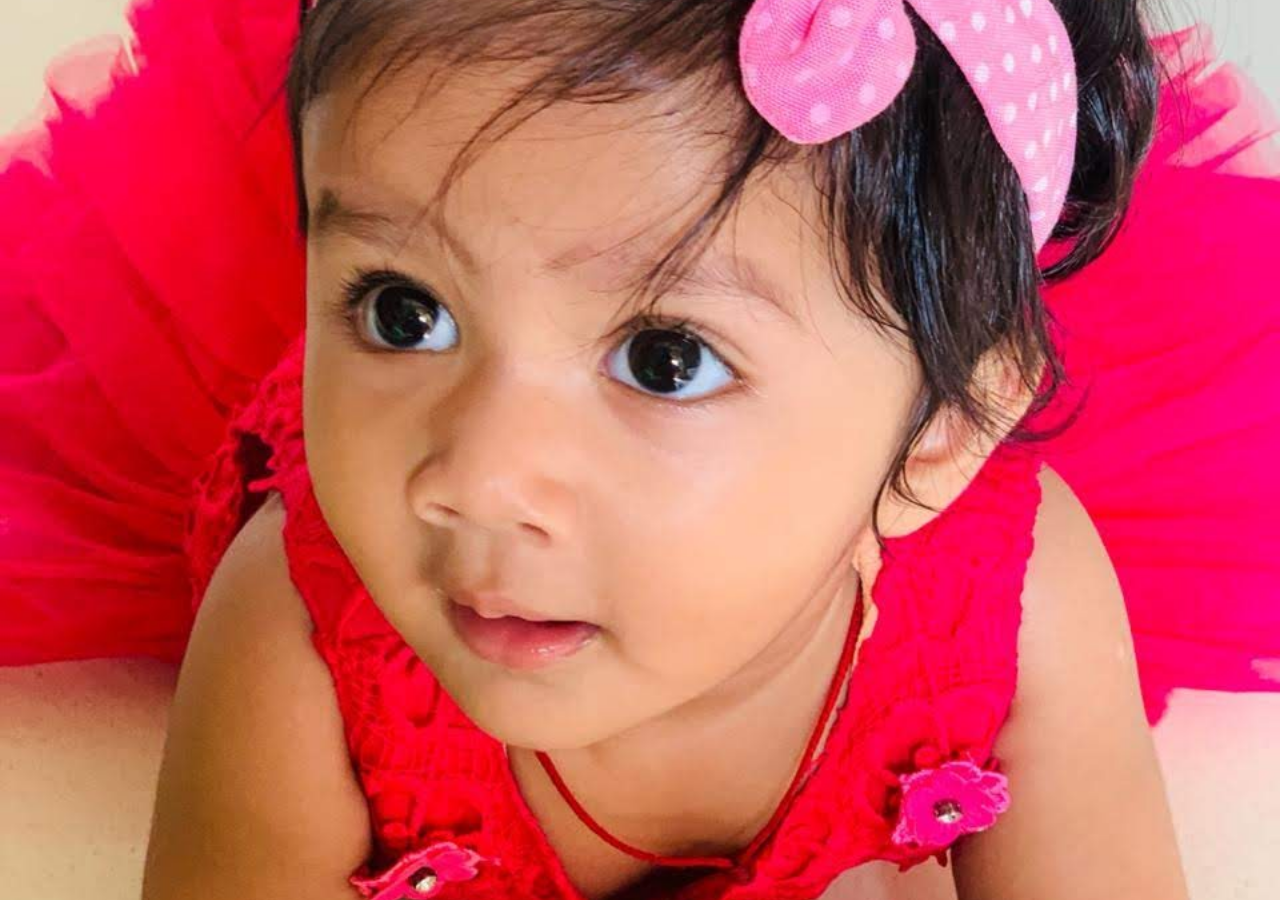
<file: index.html>
<!DOCTYPE html>
<html lang="en">
  <head>
    <title>Happy Birthday Poochka</title>
    <meta charset="UTF-8" />
    <meta name="viewport" content="width=device-width, initial-scale=1.0" />
    <link rel="stylesheet" href="src/css/index.css" />
  </head>
  <body>
    <div class="first--slide">
      <div class="slide--content">
        <h1>Happiest Bdayy</h1>
        <h2>Poochka</h2>
        <span class="top"></span>
        <span class="right"></span>
        <span class="bottom"></span>
        <span class="left"></span>
      </div>

      <div class="slide--content--one">
        <h1 class="first">A Special</h1>
        <h2 class="first">Day for </h2>
        <h1 class="second">UMMAA Girll</h1>
        <div class="circle--stuff">
          <svg
            viewBox="0 0 288 48"
            width="288"
            height="48"
            style="overflow: visible;"
          >
            <g transform="translate(144 0)">
              <g transform="translate(-276.566 421.129)">
                <rect
                  width="12.608460234942264"
                  height="12.608460234942264"
                  fill="#F87B7C"
                  transform="rotate(72.60145421789896)"
                ></rect>
                <animateTransform
                  attributeName="transform"
                  type="translate"
                  from="-147.31692562790084 0"
                  to="-294.6338512558017 480"
                  dur="1.2580507927982927s"
                  begin="-10s"
                  repeatCount="indefinite"
                ></animateTransform>
                <animate
                  attributeType="CSS"
                  attributeName="opacity"
                  values="1;0"
                  dur="1.2580507927982927s"
                  begin="-10s"
                  repeatCount="indefinite"
                ></animate>
              </g>
              <g transform="translate(269.756 389.735)">
                <rect
                  width="6.6024317861213895"
                  height="6.6024317861213895"
                  fill="#FFC107"
                  transform="rotate(38.02803143466206)"
                ></rect>
                <animateTransform
                  attributeName="transform"
                  type="translate"
                  from="148.876375621307 0"
                  to="297.752751242614 480"
                  dur="1.500721309571935s"
                  begin="-10s"
                  repeatCount="indefinite"
                ></animateTransform>
                <animate
                  attributeType="CSS"
                  attributeName="opacity"
                  values="1;0"
                  dur="1.500721309571935s"
                  begin="-10s"
                  repeatCount="indefinite"
                ></animate>
              </g>
              <g transform="translate(174.705 169.205)">
                <rect
                  width="5.852897883045647"
                  height="5.852897883045647"
                  fill="#F65A5B"
                  transform="rotate(28.456635184965855)"
                ></rect>
                <animateTransform
                  attributeName="transform"
                  type="translate"
                  from="129.17077622623987 0"
                  to="258.34155245247973 480"
                  dur="1.0529970168710006s"
                  begin="-10s"
                  repeatCount="indefinite"
                ></animateTransform>
                <animate
                  attributeType="CSS"
                  attributeName="opacity"
                  values="1;0"
                  dur="1.0529970168710006s"
                  begin="-10s"
                  repeatCount="indefinite"
                ></animate>
              </g>
              <g transform="translate(-130.903 64.4332)">
                <rect
                  width="10.500608397273465"
                  height="10.500608397273465"
                  fill="#F65A5B"
                  transform="rotate(33.518702042612105)"
                ></rect>
                <animateTransform
                  attributeName="transform"
                  type="translate"
                  from="-115.41033595665428 0"
                  to="-230.82067191330856 480"
                  dur="1.9569807707276798s"
                  begin="-10s"
                  repeatCount="indefinite"
                ></animateTransform>
                <animate
                  attributeType="CSS"
                  attributeName="opacity"
                  values="1;0"
                  dur="1.9569807707276798s"
                  begin="-10s"
                  repeatCount="indefinite"
                ></animate>
              </g>
              <g transform="translate(255.222 435.243)">
                <rect
                  width="5.741483052387249"
                  height="5.741483052387249"
                  fill="#39D1B4"
                  transform="rotate(46.49147792751984)"
                ></rect>
                <animateTransform
                  attributeName="transform"
                  type="translate"
                  from="133.85114085517338 0"
                  to="267.70228171034677 480"
                  dur="1.3036790452656355s"
                  begin="-10s"
                  repeatCount="indefinite"
                ></animateTransform>
                <animate
                  attributeType="CSS"
                  attributeName="opacity"
                  values="1;0"
                  dur="1.3036790452656355s"
                  begin="-10s"
                  repeatCount="indefinite"
                ></animate>
              </g>
              <g transform="translate(31.0162 15.9351)">
                <rect
                  width="6.80101713474188"
                  height="6.80101713474188"
                  fill="#FFC107"
                  transform="rotate(11.204022894474395)"
                ></rect>
                <animateTransform
                  attributeName="transform"
                  type="translate"
                  from="30.019648010959024 0"
                  to="60.03929602191805 480"
                  dur="1.0387121585702985s"
                  begin="-10s"
                  repeatCount="indefinite"
                ></animateTransform>
                <animate
                  attributeType="CSS"
                  attributeName="opacity"
                  values="1;0"
                  dur="1.0387121585702985s"
                  begin="-10s"
                  repeatCount="indefinite"
                ></animate>
              </g>
              <g transform="translate(-3.09286 202.201)">
                <rect
                  width="10.607425290967909"
                  height="10.607425290967909"
                  fill="#F65A5B"
                  transform="rotate(73.47039150769439)"
                ></rect>
                <animateTransform
                  attributeName="transform"
                  type="translate"
                  from="-2.17615538500645 0"
                  to="-4.3523107700129 480"
                  dur="1.4662807556935682s"
                  begin="-10s"
                  repeatCount="indefinite"
                ></animateTransform>
                <animate
                  attributeType="CSS"
                  attributeName="opacity"
                  values="1;0"
                  dur="1.4662807556935682s"
                  begin="-10s"
                  repeatCount="indefinite"
                ></animate>
              </g>
              <g transform="translate(206.722 332.232)">
                <rect
                  width="7.636912663465038"
                  height="7.636912663465038"
                  fill="#F65A5B"
                  transform="rotate(18.036591826355995)"
                ></rect>
                <animateTransform
                  attributeName="transform"
                  type="translate"
                  from="122.16550975510404 0"
                  to="244.33101951020808 480"
                  dur="1.4353281745859594s"
                  begin="-10s"
                  repeatCount="indefinite"
                ></animateTransform>
                <animate
                  attributeType="CSS"
                  attributeName="opacity"
                  values="1;0"
                  dur="1.4353281745859594s"
                  begin="-10s"
                  repeatCount="indefinite"
                ></animate>
              </g>
              <g transform="translate(137.252 313.902)">
                <rect
                  width="9.58640372808878"
                  height="9.58640372808878"
                  fill="#FA9C9D"
                  transform="rotate(84.9299171174362)"
                ></rect>
                <animateTransform
                  attributeName="transform"
                  type="translate"
                  from="82.98382665184931 0"
                  to="165.96765330369863 480"
                  dur="1.5673910658448071s"
                  begin="-10s"
                  repeatCount="indefinite"
                ></animateTransform>
                <animate
                  attributeType="CSS"
                  attributeName="opacity"
                  values="1;0"
                  dur="1.5673910658448071s"
                  begin="-10s"
                  repeatCount="indefinite"
                ></animate>
              </g>
              <g transform="translate(112.875 188.052)">
                <rect
                  width="12.224275888715743"
                  height="12.224275888715743"
                  fill="#F65A5B"
                  transform="rotate(56.958868320425424)"
                ></rect>
                <animateTransform
                  attributeName="transform"
                  type="translate"
                  from="81.10118787423545 0"
                  to="162.2023757484709 480"
                  dur="1.1256263736515593s"
                  begin="-10s"
                  repeatCount="indefinite"
                ></animateTransform>
                <animate
                  attributeType="CSS"
                  attributeName="opacity"
                  values="1;0"
                  dur="1.1256263736515593s"
                  begin="-10s"
                  repeatCount="indefinite"
                ></animate>
              </g>
              <g transform="translate(-44.0883 105.22)">
                <rect
                  width="7.3193707683479285"
                  height="7.3193707683479285"
                  fill="#39D1B4"
                  transform="rotate(29.61901015919562)"
                ></rect>
                <animateTransform
                  attributeName="transform"
                  type="translate"
                  from="-36.161416073732816 0"
                  to="-72.32283214746563 480"
                  dur="1.0534095913396215s"
                  begin="-10s"
                  repeatCount="indefinite"
                ></animateTransform>
                <animate
                  attributeType="CSS"
                  attributeName="opacity"
                  values="1;0"
                  dur="1.0534095913396215s"
                  begin="-10s"
                  repeatCount="indefinite"
                ></animate>
              </g>
              <g transform="translate(201.372 372.671)">
                <rect
                  width="5.544510601155997"
                  height="5.544510601155997"
                  fill="#F65A5B"
                  transform="rotate(2.2963703425883897)"
                ></rect>
                <animateTransform
                  attributeName="transform"
                  type="translate"
                  from="113.35963017076664 0"
                  to="226.71926034153327 480"
                  dur="1.030518978123618s"
                  begin="-10s"
                  repeatCount="indefinite"
                ></animateTransform>
                <animate
                  attributeType="CSS"
                  attributeName="opacity"
                  values="1;0"
                  dur="1.030518978123618s"
                  begin="-10s"
                  repeatCount="indefinite"
                ></animate>
              </g>
              <g transform="translate(131.495 87.179)">
                <rect
                  width="10.759076659212255"
                  height="10.759076659212255"
                  fill="#FFC107"
                  transform="rotate(87.32528953957524)"
                ></rect>
                <animateTransform
                  attributeName="transform"
                  type="translate"
                  from="111.2837754504788 0"
                  to="222.5675509009576 480"
                  dur="1.6733003196858514s"
                  begin="-10s"
                  repeatCount="indefinite"
                ></animateTransform>
                <animate
                  attributeType="CSS"
                  attributeName="opacity"
                  values="1;0"
                  dur="1.6733003196858514s"
                  begin="-10s"
                  repeatCount="indefinite"
                ></animate>
              </g>
              <g transform="translate(168.916 8.31682)">
                <rect
                  width="13.053827089343216"
                  height="13.053827089343216"
                  fill="#FFC107"
                  transform="rotate(41.59319430819056)"
                ></rect>
                <animateTransform
                  attributeName="transform"
                  type="translate"
                  from="166.0388449718487 0"
                  to="332.0776899436974 480"
                  dur="1.167328833970436s"
                  begin="-10s"
                  repeatCount="indefinite"
                ></animateTransform>
                <animate
                  attributeType="CSS"
                  attributeName="opacity"
                  values="1;0"
                  dur="1.167328833970436s"
                  begin="-10s"
                  repeatCount="indefinite"
                ></animate>
              </g>
              <g transform="translate(-246.023 361.539)">
                <rect
                  width="9.438843277640762"
                  height="9.438843277640762"
                  fill="#FA9C9D"
                  transform="rotate(77.07547908665653)"
                ></rect>
                <animateTransform
                  attributeName="transform"
                  type="translate"
                  from="-140.32757933557534 0"
                  to="-280.6551586711507 480"
                  dur="1.8215214067142032s"
                  begin="-10s"
                  repeatCount="indefinite"
                ></animateTransform>
                <animate
                  attributeType="CSS"
                  attributeName="opacity"
                  values="1;0"
                  dur="1.8215214067142032s"
                  begin="-10s"
                  repeatCount="indefinite"
                ></animate>
              </g>
              <g transform="translate(-19.4778 411.261)">
                <rect
                  width="5.155137368313447"
                  height="5.155137368313447"
                  fill="#F65A5B"
                  transform="rotate(63.68358494554056)"
                ></rect>
                <animateTransform
                  attributeName="transform"
                  type="translate"
                  from="-10.489996883997884 0"
                  to="-20.97999376799577 480"
                  dur="1.938744964010533s"
                  begin="-10s"
                  repeatCount="indefinite"
                ></animateTransform>
                <animate
                  attributeType="CSS"
                  attributeName="opacity"
                  values="1;0"
                  dur="1.938744964010533s"
                  begin="-10s"
                  repeatCount="indefinite"
                ></animate>
              </g>
              <g transform="translate(-193.329 253.053)">
                <rect
                  width="12.572461872186224"
                  height="12.572461872186224"
                  fill="#FA9C9D"
                  transform="rotate(18.14043778713332)"
                ></rect>
                <animateTransform
                  attributeName="transform"
                  type="translate"
                  from="-126.5912529949043 0"
                  to="-253.1825059898086 480"
                  dur="1.7608957790386608s"
                  begin="-10s"
                  repeatCount="indefinite"
                ></animateTransform>
                <animate
                  attributeType="CSS"
                  attributeName="opacity"
                  values="1;0"
                  dur="1.7608957790386608s"
                  begin="-10s"
                  repeatCount="indefinite"
                ></animate>
              </g>
              <g transform="translate(132.362 64.3945)">
                <rect
                  width="11.962171698190868"
                  height="11.962171698190868"
                  fill="#F87B7C"
                  transform="rotate(66.5452938923993)"
                ></rect>
                <animateTransform
                  attributeName="transform"
                  type="translate"
                  from="116.70535383045883 0"
                  to="233.41070766091767 480"
                  dur="1.2748012693059791s"
                  begin="-10s"
                  repeatCount="indefinite"
                ></animateTransform>
                <animate
                  attributeType="CSS"
                  attributeName="opacity"
                  values="1;0"
                  dur="1.2748012693059791s"
                  begin="-10s"
                  repeatCount="indefinite"
                ></animate>
              </g>
              <g transform="translate(23.7278 28.7318)">
                <rect
                  width="5.809294053959366"
                  height="5.809294053959366"
                  fill="#39D1B4"
                  transform="rotate(12.777973190620841)"
                ></rect>
                <animateTransform
                  attributeName="transform"
                  type="translate"
                  from="22.387744172095072 0"
                  to="44.775488344190144 480"
                  dur="1.990394651793788s"
                  begin="-10s"
                  repeatCount="indefinite"
                ></animateTransform>
                <animate
                  attributeType="CSS"
                  attributeName="opacity"
                  values="1;0"
                  dur="1.990394651793788s"
                  begin="-10s"
                  repeatCount="indefinite"
                ></animate>
              </g>
              <g transform="translate(-166.194 338.268)">
                <rect
                  width="5.155192084927991"
                  height="5.155192084927991"
                  fill="#F87B7C"
                  transform="rotate(65.13887033072942)"
                ></rect>
                <animateTransform
                  attributeName="transform"
                  type="translate"
                  from="-97.49050856733884 0"
                  to="-194.98101713467767 480"
                  dur="1.5205048549215163s"
                  begin="-10s"
                  repeatCount="indefinite"
                ></animateTransform>
                <animate
                  attributeType="CSS"
                  attributeName="opacity"
                  values="1;0"
                  dur="1.5205048549215163s"
                  begin="-10s"
                  repeatCount="indefinite"
                ></animate>
              </g>
              <g transform="translate(-31.4654 122.618)">
                <rect
                  width="10.368127452931883"
                  height="10.368127452931883"
                  fill="#39D1B4"
                  transform="rotate(44.25401495643392)"
                ></rect>
                <animateTransform
                  attributeName="transform"
                  type="translate"
                  from="-25.062944124981968 0"
                  to="-50.125888249963936 480"
                  dur="1.7807724976183688s"
                  begin="-10s"
                  repeatCount="indefinite"
                ></animateTransform>
                <animate
                  attributeType="CSS"
                  attributeName="opacity"
                  values="1;0"
                  dur="1.7807724976183688s"
                  begin="-10s"
                  repeatCount="indefinite"
                ></animate>
              </g>
              <g transform="translate(-42.2511 41.8627)">
                <rect
                  width="14.103528131335075"
                  height="14.103528131335075"
                  fill="#FFC107"
                  transform="rotate(72.09281246475781)"
                ></rect>
                <animateTransform
                  attributeName="transform"
                  type="translate"
                  from="-38.861764593079066 0"
                  to="-77.72352918615813 480"
                  dur="1.837076713482284s"
                  begin="-10s"
                  repeatCount="indefinite"
                ></animateTransform>
                <animate
                  attributeType="CSS"
                  attributeName="opacity"
                  values="1;0"
                  dur="1.837076713482284s"
                  begin="-10s"
                  repeatCount="indefinite"
                ></animate>
              </g>
              <g transform="translate(-160.068 86.1509)">
                <rect
                  width="10.983279923644469"
                  height="10.983279923644469"
                  fill="#F87B7C"
                  transform="rotate(42.54113201739413)"
                ></rect>
                <animateTransform
                  attributeName="transform"
                  type="translate"
                  from="-135.71076835776705 0"
                  to="-271.4215367155341 480"
                  dur="1.4617462130029035s"
                  begin="-10s"
                  repeatCount="indefinite"
                ></animateTransform>
                <animate
                  attributeType="CSS"
                  attributeName="opacity"
                  values="1;0"
                  dur="1.4617462130029035s"
                  begin="-10s"
                  repeatCount="indefinite"
                ></animate>
              </g>
              <g transform="translate(-29.8295 464.828)">
                <rect
                  width="9.161711928973633"
                  height="9.161711928973633"
                  fill="#FA9C9D"
                  transform="rotate(15.34556142284818)"
                ></rect>
                <animateTransform
                  attributeName="transform"
                  type="translate"
                  from="-15.154273359641607 0"
                  to="-30.308546719283214 480"
                  dur="1.4337419826765745s"
                  begin="-10s"
                  repeatCount="indefinite"
                ></animateTransform>
                <animate
                  attributeType="CSS"
                  attributeName="opacity"
                  values="1;0"
                  dur="1.4337419826765745s"
                  begin="-10s"
                  repeatCount="indefinite"
                ></animate>
              </g>
              <g transform="translate(-178.317 128.014)">
                <rect
                  width="13.686769327961251"
                  height="13.686769327961251"
                  fill="#FFC107"
                  transform="rotate(45.07414220309329)"
                ></rect>
                <animateTransform
                  attributeName="transform"
                  type="translate"
                  from="-140.77315685616557 0"
                  to="-281.54631371233114 480"
                  dur="1.3309859125988193s"
                  begin="-10s"
                  repeatCount="indefinite"
                ></animateTransform>
                <animate
                  attributeType="CSS"
                  attributeName="opacity"
                  values="1;0"
                  dur="1.3309859125988193s"
                  begin="-10s"
                  repeatCount="indefinite"
                ></animate>
              </g>
              <g transform="translate(219.727 410.159)">
                <rect
                  width="12.764074026565211"
                  height="12.764074026565211"
                  fill="#FFC107"
                  transform="rotate(83.87363030859562)"
                ></rect>
                <animateTransform
                  attributeName="transform"
                  type="translate"
                  from="118.48317389639978 0"
                  to="236.96634779279955 480"
                  dur="1.3039269158524756s"
                  begin="-10s"
                  repeatCount="indefinite"
                ></animateTransform>
                <animate
                  attributeType="CSS"
                  attributeName="opacity"
                  values="1;0"
                  dur="1.3039269158524756s"
                  begin="-10s"
                  repeatCount="indefinite"
                ></animate>
              </g>
              <g transform="translate(111.389 357.596)">
                <rect
                  width="8.285457717371177"
                  height="8.285457717371177"
                  fill="#FFC107"
                  transform="rotate(55.18291720980784)"
                ></rect>
                <animateTransform
                  attributeName="transform"
                  type="translate"
                  from="63.83361358999828 0"
                  to="127.66722717999656 480"
                  dur="1.8032664697360352s"
                  begin="-10s"
                  repeatCount="indefinite"
                ></animateTransform>
                <animate
                  attributeType="CSS"
                  attributeName="opacity"
                  values="1;0"
                  dur="1.8032664697360352s"
                  begin="-10s"
                  repeatCount="indefinite"
                ></animate>
              </g>
              <g transform="translate(75.6214 475.193)">
                <rect
                  width="13.200638456623885"
                  height="13.200638456623885"
                  fill="#FFC107"
                  transform="rotate(73.51717550864369)"
                ></rect>
                <animateTransform
                  attributeName="transform"
                  type="translate"
                  from="38.00101769286111 0"
                  to="76.00203538572222 480"
                  dur="1.9478787303213856s"
                  begin="-10s"
                  repeatCount="indefinite"
                ></animateTransform>
                <animate
                  attributeType="CSS"
                  attributeName="opacity"
                  values="1;0"
                  dur="1.9478787303213856s"
                  begin="-10s"
                  repeatCount="indefinite"
                ></animate>
              </g>
              <g transform="translate(274.856 432.139)">
                <rect
                  width="8.968495048926354"
                  height="8.968495048926354"
                  fill="#FFC107"
                  transform="rotate(66.02890800046019)"
                ></rect>
                <animateTransform
                  attributeName="transform"
                  type="translate"
                  from="144.6387866106216 0"
                  to="289.2775732212432 480"
                  dur="1.1950311173221444s"
                  begin="-10s"
                  repeatCount="indefinite"
                ></animateTransform>
                <animate
                  attributeType="CSS"
                  attributeName="opacity"
                  values="1;0"
                  dur="1.1950311173221444s"
                  begin="-10s"
                  repeatCount="indefinite"
                ></animate>
              </g>
              <g transform="translate(-73.9908 129.708)">
                <rect
                  width="11.469532088642811"
                  height="11.469532088642811"
                  fill="#FA9C9D"
                  transform="rotate(23.880882117170138)"
                ></rect>
                <animateTransform
                  attributeName="transform"
                  type="translate"
                  from="-58.25017828281587 0"
                  to="-116.50035656563173 480"
                  dur="1.7631218650889633s"
                  begin="-10s"
                  repeatCount="indefinite"
                ></animateTransform>
                <animate
                  attributeType="CSS"
                  attributeName="opacity"
                  values="1;0"
                  dur="1.7631218650889633s"
                  begin="-10s"
                  repeatCount="indefinite"
                ></animate>
              </g>
              <g transform="translate(195.443 148.666)">
                <rect
                  width="10.462121786336729"
                  height="10.462121786336729"
                  fill="#FFC107"
                  transform="rotate(26.548226340406018)"
                ></rect>
                <animateTransform
                  attributeName="transform"
                  type="translate"
                  from="149.22492086385515 0"
                  to="298.4498417277103 480"
                  dur="1.0624958491755168s"
                  begin="-10s"
                  repeatCount="indefinite"
                ></animateTransform>
                <animate
                  attributeType="CSS"
                  attributeName="opacity"
                  values="1;0"
                  dur="1.0624958491755168s"
                  begin="-10s"
                  repeatCount="indefinite"
                ></animate>
              </g>
              <g transform="translate(-58.6732 432.261)">
                <rect
                  width="14.377316164643027"
                  height="14.377316164643027"
                  fill="#39D1B4"
                  transform="rotate(56.99518347171379)"
                ></rect>
                <animateTransform
                  attributeName="transform"
                  type="translate"
                  from="-30.871770620846135 0"
                  to="-61.74354124169227 480"
                  dur="1.637228355700252s"
                  begin="-10s"
                  repeatCount="indefinite"
                ></animateTransform>
                <animate
                  attributeType="CSS"
                  attributeName="opacity"
                  values="1;0"
                  dur="1.637228355700252s"
                  begin="-10s"
                  repeatCount="indefinite"
                ></animate>
              </g>
              <g transform="translate(-139.405 326.431)">
                <rect
                  width="10.089588480012424"
                  height="10.089588480012424"
                  fill="#FFC107"
                  transform="rotate(53.39693328651522)"
                ></rect>
                <animateTransform
                  attributeName="transform"
                  type="translate"
                  from="-82.97623670735247 0"
                  to="-165.95247341470494 480"
                  dur="1.6240260735518415s"
                  begin="-10s"
                  repeatCount="indefinite"
                ></animateTransform>
                <animate
                  attributeType="CSS"
                  attributeName="opacity"
                  values="1;0"
                  dur="1.6240260735518415s"
                  begin="-10s"
                  repeatCount="indefinite"
                ></animate>
              </g>
              <g transform="translate(-42.9264 14.5082)">
                <rect
                  width="5.605522069860404"
                  height="5.605522069860404"
                  fill="#39D1B4"
                  transform="rotate(86.567326362837)"
                ></rect>
                <animateTransform
                  attributeName="transform"
                  type="translate"
                  from="-41.66699732647694 0"
                  to="-83.33399465295388 480"
                  dur="1.3729834448841063s"
                  begin="-10s"
                  repeatCount="indefinite"
                ></animateTransform>
                <animate
                  attributeType="CSS"
                  attributeName="opacity"
                  values="1;0"
                  dur="1.3729834448841063s"
                  begin="-10s"
                  repeatCount="indefinite"
                ></animate>
              </g>
              <g transform="translate(-83.4398 23.0919)">
                <rect
                  width="13.569223440454884"
                  height="13.569223440454884"
                  fill="#39D1B4"
                  transform="rotate(86.28047320362091)"
                ></rect>
                <animateTransform
                  attributeName="transform"
                  type="translate"
                  from="-79.60989820810235 0"
                  to="-159.2197964162047 480"
                  dur="1.6981444705695712s"
                  begin="-10s"
                  repeatCount="indefinite"
                ></animateTransform>
                <animate
                  attributeType="CSS"
                  attributeName="opacity"
                  values="1;0"
                  dur="1.6981444705695712s"
                  begin="-10s"
                  repeatCount="indefinite"
                ></animate>
              </g>
              <g transform="translate(-127.497 372.59)">
                <rect
                  width="12.966533291639399"
                  height="12.966533291639399"
                  fill="#F65A5B"
                  transform="rotate(83.52931885276857)"
                ></rect>
                <animateTransform
                  attributeName="transform"
                  type="translate"
                  from="-71.77965589119036 0"
                  to="-143.55931178238072 480"
                  dur="1.8029830839013916s"
                  begin="-10s"
                  repeatCount="indefinite"
                ></animateTransform>
                <animate
                  attributeType="CSS"
                  attributeName="opacity"
                  values="1;0"
                  dur="1.8029830839013916s"
                  begin="-10s"
                  repeatCount="indefinite"
                ></animate>
              </g>
              <g transform="translate(-109.582 323.12)">
                <rect
                  width="6.691190217900216"
                  height="6.691190217900216"
                  fill="#FA9C9D"
                  transform="rotate(47.43597820627009)"
                ></rect>
                <animateTransform
                  attributeName="transform"
                  type="translate"
                  from="-65.49394850207734 0"
                  to="-130.9878970041547 480"
                  dur="1.5469645527476263s"
                  begin="-10s"
                  repeatCount="indefinite"
                ></animateTransform>
                <animate
                  attributeType="CSS"
                  attributeName="opacity"
                  values="1;0"
                  dur="1.5469645527476263s"
                  begin="-10s"
                  repeatCount="indefinite"
                ></animate>
              </g>
              <g transform="translate(-158.75 116.733)">
                <rect
                  width="9.96375744984303"
                  height="9.96375744984303"
                  fill="#FFC107"
                  transform="rotate(9.149378353079351)"
                ></rect>
                <animateTransform
                  attributeName="transform"
                  type="translate"
                  from="-127.69522448692736 0"
                  to="-255.39044897385472 480"
                  dur="1.2743070249499613s"
                  begin="-10s"
                  repeatCount="indefinite"
                ></animateTransform>
                <animate
                  attributeType="CSS"
                  attributeName="opacity"
                  values="1;0"
                  dur="1.2743070249499613s"
                  begin="-10s"
                  repeatCount="indefinite"
                ></animate>
              </g>
              <g transform="translate(39.8691 45.2325)">
                <rect
                  width="11.598710036991175"
                  height="11.598710036991175"
                  fill="#FA9C9D"
                  transform="rotate(76.22294910874258)"
                ></rect>
                <animateTransform
                  attributeName="transform"
                  type="translate"
                  from="36.43558234995789 0"
                  to="72.87116469991578 480"
                  dur="1.8183696696850091s"
                  begin="-10s"
                  repeatCount="indefinite"
                ></animateTransform>
                <animate
                  attributeType="CSS"
                  attributeName="opacity"
                  values="1;0"
                  dur="1.8183696696850091s"
                  begin="-10s"
                  repeatCount="indefinite"
                ></animate>
              </g>
              <g transform="translate(-63.98 101.214)">
                <rect
                  width="8.703156709522599"
                  height="8.703156709522599"
                  fill="#F65A5B"
                  transform="rotate(55.22678231532443)"
                ></rect>
                <animateTransform
                  attributeName="transform"
                  type="translate"
                  from="-52.83832435013566 0"
                  to="-105.67664870027131 480"
                  dur="1.0351788944422509s"
                  begin="-10s"
                  repeatCount="indefinite"
                ></animateTransform>
                <animate
                  attributeType="CSS"
                  attributeName="opacity"
                  values="1;0"
                  dur="1.0351788944422509s"
                  begin="-10s"
                  repeatCount="indefinite"
                ></animate>
              </g>
              <g transform="translate(-207.586 325.836)">
                <rect
                  width="12.7674090818734"
                  height="12.7674090818734"
                  fill="#F87B7C"
                  transform="rotate(53.2099971109075)"
                ></rect>
                <animateTransform
                  attributeName="transform"
                  type="translate"
                  from="-123.6496687354237 0"
                  to="-247.2993374708474 480"
                  dur="1.3801286184806891s"
                  begin="-10s"
                  repeatCount="indefinite"
                ></animateTransform>
                <animate
                  attributeType="CSS"
                  attributeName="opacity"
                  values="1;0"
                  dur="1.3801286184806891s"
                  begin="-10s"
                  repeatCount="indefinite"
                ></animate>
              </g>
              <g transform="translate(-14.1761 359.014)">
                <rect
                  width="8.999663539806251"
                  height="8.999663539806251"
                  fill="#F65A5B"
                  transform="rotate(63.059129707808076)"
                ></rect>
                <animateTransform
                  attributeName="transform"
                  type="translate"
                  from="-8.110149853597672 0"
                  to="-16.220299707195345 480"
                  dur="1.5332334897832933s"
                  begin="-10s"
                  repeatCount="indefinite"
                ></animateTransform>
                <animate
                  attributeType="CSS"
                  attributeName="opacity"
                  values="1;0"
                  dur="1.5332334897832933s"
                  begin="-10s"
                  repeatCount="indefinite"
                ></animate>
              </g>
              <g transform="translate(186.115 110.245)">
                <rect
                  width="8.846869993590271"
                  height="8.846869993590271"
                  fill="#39D1B4"
                  transform="rotate(48.39105816056324)"
                ></rect>
                <animateTransform
                  attributeName="transform"
                  type="translate"
                  from="151.35248674639698 0"
                  to="302.70497349279395 480"
                  dur="1.8171209491047406s"
                  begin="-10s"
                  repeatCount="indefinite"
                ></animateTransform>
                <animate
                  attributeType="CSS"
                  attributeName="opacity"
                  values="1;0"
                  dur="1.8171209491047406s"
                  begin="-10s"
                  repeatCount="indefinite"
                ></animate>
              </g>
              <g transform="translate(-44.9409 372.92)">
                <rect
                  width="5.787671588835311"
                  height="5.787671588835311"
                  fill="#39D1B4"
                  transform="rotate(25.736018869681374)"
                ></rect>
                <animateTransform
                  attributeName="transform"
                  type="translate"
                  from="-25.291483926677277 0"
                  to="-50.58296785335455 480"
                  dur="1.294870187978929s"
                  begin="-10s"
                  repeatCount="indefinite"
                ></animateTransform>
                <animate
                  attributeType="CSS"
                  attributeName="opacity"
                  values="1;0"
                  dur="1.294870187978929s"
                  begin="-10s"
                  repeatCount="indefinite"
                ></animate>
              </g>
              <g transform="translate(-123.417 253.899)">
                <rect
                  width="14.005292966639402"
                  height="14.005292966639402"
                  fill="#FA9C9D"
                  transform="rotate(78.53166980312068)"
                ></rect>
                <animateTransform
                  attributeName="transform"
                  type="translate"
                  from="-80.71953249258353 0"
                  to="-161.43906498516705 480"
                  dur="1.502501770041541s"
                  begin="-10s"
                  repeatCount="indefinite"
                ></animateTransform>
                <animate
                  attributeType="CSS"
                  attributeName="opacity"
                  values="1;0"
                  dur="1.502501770041541s"
                  begin="-10s"
                  repeatCount="indefinite"
                ></animate>
              </g>
              <g transform="translate(-230.289 330.106)">
                <rect
                  width="9.768355026891115"
                  height="9.768355026891115"
                  fill="#39D1B4"
                  transform="rotate(6.20830045074041)"
                ></rect>
                <animateTransform
                  attributeName="transform"
                  type="translate"
                  from="-136.4494736963528 0"
                  to="-272.8989473927056 480"
                  dur="1.9617639114021732s"
                  begin="-10s"
                  repeatCount="indefinite"
                ></animateTransform>
                <animate
                  attributeType="CSS"
                  attributeName="opacity"
                  values="1;0"
                  dur="1.9617639114021732s"
                  begin="-10s"
                  repeatCount="indefinite"
                ></animate>
              </g>
              <g transform="translate(265.433 381.927)">
                <rect
                  width="8.740484652817603"
                  height="8.740484652817603"
                  fill="#FA9C9D"
                  transform="rotate(33.112914915491366)"
                ></rect>
                <animateTransform
                  attributeName="transform"
                  type="translate"
                  from="147.81721881818615 0"
                  to="295.6344376363723 480"
                  dur="1.4463132494751758s"
                  begin="-10s"
                  repeatCount="indefinite"
                ></animateTransform>
                <animate
                  attributeType="CSS"
                  attributeName="opacity"
                  values="1;0"
                  dur="1.4463132494751758s"
                  begin="-10s"
                  repeatCount="indefinite"
                ></animate>
              </g>
              <g transform="translate(39.8835 208.371)">
                <rect
                  width="8.478693141673741"
                  height="8.478693141673741"
                  fill="#F65A5B"
                  transform="rotate(70.4322873768517)"
                ></rect>
                <animateTransform
                  attributeName="transform"
                  type="translate"
                  from="27.810725423849558 0"
                  to="55.621450847699116 480"
                  dur="1.0435485904484305s"
                  begin="-10s"
                  repeatCount="indefinite"
                ></animateTransform>
                <animate
                  attributeType="CSS"
                  attributeName="opacity"
                  values="1;0"
                  dur="1.0435485904484305s"
                  begin="-10s"
                  repeatCount="indefinite"
                ></animate>
              </g>
              <g transform="translate(-196.946 256.686)">
                <rect
                  width="14.772557082522477"
                  height="14.772557082522477"
                  fill="#FFC107"
                  transform="rotate(12.70748308933365)"
                ></rect>
                <animateTransform
                  attributeName="transform"
                  type="translate"
                  from="-128.3237418055129 0"
                  to="-256.6474836110258 480"
                  dur="1.7522213600748298s"
                  begin="-10s"
                  repeatCount="indefinite"
                ></animateTransform>
                <animate
                  attributeType="CSS"
                  attributeName="opacity"
                  values="1;0"
                  dur="1.7522213600748298s"
                  begin="-10s"
                  repeatCount="indefinite"
                ></animate>
              </g>
              <g transform="translate(150.191 478.423)">
                <rect
                  width="10.628106842047844"
                  height="10.628106842047844"
                  fill="#FA9C9D"
                  transform="rotate(17.776604987264612)"
                ></rect>
                <animateTransform
                  attributeName="transform"
                  type="translate"
                  from="75.21931197943222 0"
                  to="150.43862395886444 480"
                  dur="1.59286850157008s"
                  begin="-10s"
                  repeatCount="indefinite"
                ></animateTransform>
                <animate
                  attributeType="CSS"
                  attributeName="opacity"
                  values="1;0"
                  dur="1.59286850157008s"
                  begin="-10s"
                  repeatCount="indefinite"
                ></animate>
              </g>
              <g transform="translate(-176.485 147.986)">
                <rect
                  width="12.61672667417864"
                  height="12.61672667417864"
                  fill="#F87B7C"
                  transform="rotate(64.26109092904363)"
                ></rect>
                <animateTransform
                  attributeName="transform"
                  type="translate"
                  from="-134.89599168313967 0"
                  to="-269.79198336627934 480"
                  dur="1.2136136152047012s"
                  begin="-10s"
                  repeatCount="indefinite"
                ></animateTransform>
                <animate
                  attributeType="CSS"
                  attributeName="opacity"
                  values="1;0"
                  dur="1.2136136152047012s"
                  begin="-10s"
                  repeatCount="indefinite"
                ></animate>
              </g>
              <g transform="translate(2.63655 133.571)">
                <rect
                  width="12.0983843373292"
                  height="12.0983843373292"
                  fill="#FA9C9D"
                  transform="rotate(77.1811483234397)"
                ></rect>
                <animateTransform
                  attributeName="transform"
                  type="translate"
                  from="2.0625914867788224 0"
                  to="4.125182973557645 480"
                  dur="1.5838470702401857s"
                  begin="-10s"
                  repeatCount="indefinite"
                ></animateTransform>
                <animate
                  attributeType="CSS"
                  attributeName="opacity"
                  values="1;0"
                  dur="1.5838470702401857s"
                  begin="-10s"
                  repeatCount="indefinite"
                ></animate>
              </g>
              <g transform="translate(-153.787 280.623)">
                <rect
                  width="12.877019817907263"
                  height="12.877019817907263"
                  fill="#39D1B4"
                  transform="rotate(23.860842745005897)"
                ></rect>
                <animateTransform
                  attributeName="transform"
                  type="translate"
                  from="-97.04875569413277 0"
                  to="-194.09751138826553 480"
                  dur="1.6101299293674471s"
                  begin="-10s"
                  repeatCount="indefinite"
                ></animateTransform>
                <animate
                  attributeType="CSS"
                  attributeName="opacity"
                  values="1;0"
                  dur="1.6101299293674471s"
                  begin="-10s"
                  repeatCount="indefinite"
                ></animate>
              </g>
              <g transform="translate(81.0715 431.883)">
                <rect
                  width="9.117118916187268"
                  height="9.117118916187268"
                  fill="#FA9C9D"
                  transform="rotate(35.95068552997413)"
                ></rect>
                <animateTransform
                  attributeName="transform"
                  type="translate"
                  from="42.674704554766656 0"
                  to="85.34940910953331 480"
                  dur="1.4115420356298163s"
                  begin="-10s"
                  repeatCount="indefinite"
                ></animateTransform>
                <animate
                  attributeType="CSS"
                  attributeName="opacity"
                  values="1;0"
                  dur="1.4115420356298163s"
                  begin="-10s"
                  repeatCount="indefinite"
                ></animate>
              </g>
              <g transform="translate(-139.629 392.8)">
                <rect
                  width="7.313004295500736"
                  height="7.313004295500736"
                  fill="#FA9C9D"
                  transform="rotate(58.02215575282054)"
                ></rect>
                <animateTransform
                  attributeName="transform"
                  type="translate"
                  from="-76.78938850387553 0"
                  to="-153.57877700775106 480"
                  dur="1.0129214483440876s"
                  begin="-10s"
                  repeatCount="indefinite"
                ></animateTransform>
                <animate
                  attributeType="CSS"
                  attributeName="opacity"
                  values="1;0"
                  dur="1.0129214483440876s"
                  begin="-10s"
                  repeatCount="indefinite"
                ></animate>
              </g>
              <g transform="translate(-273.198 299.716)">
                <rect
                  width="12.585063692234112"
                  height="12.585063692234112"
                  fill="#FFC107"
                  transform="rotate(23.141937462371192)"
                ></rect>
                <animateTransform
                  attributeName="transform"
                  type="translate"
                  from="-168.1829769087535 0"
                  to="-336.365953817507 480"
                  dur="1.0221483989192268s"
                  begin="-10s"
                  repeatCount="indefinite"
                ></animateTransform>
                <animate
                  attributeType="CSS"
                  attributeName="opacity"
                  values="1;0"
                  dur="1.0221483989192268s"
                  begin="-10s"
                  repeatCount="indefinite"
                ></animate>
              </g>
              <g transform="translate(35.4281 298.09)">
                <rect
                  width="6.923794981974305"
                  height="6.923794981974305"
                  fill="#F65A5B"
                  transform="rotate(3.7746840564447925)"
                ></rect>
                <animateTransform
                  attributeName="transform"
                  type="translate"
                  from="21.85541553457417 0"
                  to="43.71083106914834 480"
                  dur="1.841477233909523s"
                  begin="-10s"
                  repeatCount="indefinite"
                ></animateTransform>
                <animate
                  attributeType="CSS"
                  attributeName="opacity"
                  values="1;0"
                  dur="1.841477233909523s"
                  begin="-10s"
                  repeatCount="indefinite"
                ></animate>
              </g>
              <g transform="translate(-33.0682 476.788)">
                <rect
                  width="7.5732528577320535"
                  height="7.5732528577320535"
                  fill="#39D1B4"
                  transform="rotate(77.7718996598293)"
                ></rect>
                <animateTransform
                  attributeName="transform"
                  type="translate"
                  from="-16.58958353532071 0"
                  to="-33.17916707064142 480"
                  dur="1.3473653905171072s"
                  begin="-10s"
                  repeatCount="indefinite"
                ></animateTransform>
                <animate
                  attributeType="CSS"
                  attributeName="opacity"
                  values="1;0"
                  dur="1.3473653905171072s"
                  begin="-10s"
                  repeatCount="indefinite"
                ></animate>
              </g>
              <g transform="translate(-283.314 326.701)">
                <rect
                  width="12.2603815691265"
                  height="12.2603815691265"
                  fill="#F87B7C"
                  transform="rotate(40.61186413835374)"
                ></rect>
                <animateTransform
                  attributeName="transform"
                  type="translate"
                  from="-168.57637773029137 0"
                  to="-337.15275546058274 480"
                  dur="1.0104588510243326s"
                  begin="-10s"
                  repeatCount="indefinite"
                ></animateTransform>
                <animate
                  attributeType="CSS"
                  attributeName="opacity"
                  values="1;0"
                  dur="1.0104588510243326s"
                  begin="-10s"
                  repeatCount="indefinite"
                ></animate>
              </g>
              <g transform="translate(-184.995 236.299)">
                <rect
                  width="14.208468465595544"
                  height="14.208468465595544"
                  fill="#F65A5B"
                  transform="rotate(3.823136008517254)"
                ></rect>
                <animateTransform
                  attributeName="transform"
                  type="translate"
                  from="-123.9672518900931 0"
                  to="-247.9345037801862 480"
                  dur="1.008151763575754s"
                  begin="-10s"
                  repeatCount="indefinite"
                ></animateTransform>
                <animate
                  attributeType="CSS"
                  attributeName="opacity"
                  values="1;0"
                  dur="1.008151763575754s"
                  begin="-10s"
                  repeatCount="indefinite"
                ></animate>
              </g>
              <g transform="translate(-16.0432 153.69)">
                <rect
                  width="14.13951789919437"
                  height="14.13951789919437"
                  fill="#FA9C9D"
                  transform="rotate(42.619301927043715)"
                ></rect>
                <animateTransform
                  attributeName="transform"
                  type="translate"
                  from="-12.152238276917666 0"
                  to="-24.304476553835332 480"
                  dur="1.976559708932348s"
                  begin="-10s"
                  repeatCount="indefinite"
                ></animateTransform>
                <animate
                  attributeType="CSS"
                  attributeName="opacity"
                  values="1;0"
                  dur="1.976559708932348s"
                  begin="-10s"
                  repeatCount="indefinite"
                ></animate>
              </g>
              <g transform="translate(-177.155 156.185)">
                <rect
                  width="5.133505938536141"
                  height="5.133505938536141"
                  fill="#FA9C9D"
                  transform="rotate(21.39834732398235)"
                ></rect>
                <animateTransform
                  attributeName="transform"
                  type="translate"
                  from="-133.6627946033307 0"
                  to="-267.3255892066614 480"
                  dur="1.7626435353614347s"
                  begin="-10s"
                  repeatCount="indefinite"
                ></animateTransform>
                <animate
                  attributeType="CSS"
                  attributeName="opacity"
                  values="1;0"
                  dur="1.7626435353614347s"
                  begin="-10s"
                  repeatCount="indefinite"
                ></animate>
              </g>
              <g transform="translate(-298.208 442.713)">
                <rect
                  width="10.836267006261"
                  height="10.836267006261"
                  fill="#F87B7C"
                  transform="rotate(72.30364731432881)"
                ></rect>
                <animateTransform
                  attributeName="transform"
                  type="translate"
                  from="-155.129444591013 0"
                  to="-310.258889182026 480"
                  dur="1.897024023744813s"
                  begin="-10s"
                  repeatCount="indefinite"
                ></animateTransform>
                <animate
                  attributeType="CSS"
                  attributeName="opacity"
                  values="1;0"
                  dur="1.897024023744813s"
                  begin="-10s"
                  repeatCount="indefinite"
                ></animate>
              </g>
              <g transform="translate(84.2279 92.2677)">
                <rect
                  width="7.121515445378002"
                  height="7.121515445378002"
                  fill="#F65A5B"
                  transform="rotate(6.357404543570042)"
                ></rect>
                <animateTransform
                  attributeName="transform"
                  type="translate"
                  from="70.64765751330808 0"
                  to="141.29531502661615 480"
                  dur="1.8647485817543341s"
                  begin="-10s"
                  repeatCount="indefinite"
                ></animateTransform>
                <animate
                  attributeType="CSS"
                  attributeName="opacity"
                  values="1;0"
                  dur="1.8647485817543341s"
                  begin="-10s"
                  repeatCount="indefinite"
                ></animate>
              </g>
              <g transform="translate(190.66 379.05)">
                <rect
                  width="6.809910365652707"
                  height="6.809910365652707"
                  fill="#FA9C9D"
                  transform="rotate(81.16530403759086)"
                ></rect>
                <animateTransform
                  attributeName="transform"
                  type="translate"
                  from="106.5323927443129 0"
                  to="213.0647854886258 480"
                  dur="1.8784567579243676s"
                  begin="-10s"
                  repeatCount="indefinite"
                ></animateTransform>
                <animate
                  attributeType="CSS"
                  attributeName="opacity"
                  values="1;0"
                  dur="1.8784567579243676s"
                  begin="-10s"
                  repeatCount="indefinite"
                ></animate>
              </g>
              <g transform="translate(-242.452 323.151)">
                <rect
                  width="14.074355906122618"
                  height="14.074355906122618"
                  fill="#F65A5B"
                  transform="rotate(48.409224917371716)"
                ></rect>
                <animateTransform
                  attributeName="transform"
                  type="translate"
                  from="-144.9007558049375 0"
                  to="-289.801511609875 480"
                  dur="1.237222291333915s"
                  begin="-10s"
                  repeatCount="indefinite"
                ></animateTransform>
                <animate
                  attributeType="CSS"
                  attributeName="opacity"
                  values="1;0"
                  dur="1.237222291333915s"
                  begin="-10s"
                  repeatCount="indefinite"
                ></animate>
              </g>
              <g transform="translate(-133.488 171.588)">
                <rect
                  width="9.246056340066431"
                  height="9.246056340066431"
                  fill="#FFC107"
                  transform="rotate(43.8327821758391)"
                ></rect>
                <animateTransform
                  attributeName="transform"
                  type="translate"
                  from="-98.33540134965875 0"
                  to="-196.6708026993175 480"
                  dur="1.7118575625304209s"
                  begin="-10s"
                  repeatCount="indefinite"
                ></animateTransform>
                <animate
                  attributeType="CSS"
                  attributeName="opacity"
                  values="1;0"
                  dur="1.7118575625304209s"
                  begin="-10s"
                  repeatCount="indefinite"
                ></animate>
              </g>
              <g transform="translate(-212.338 477.609)">
                <rect
                  width="10.206275708067604"
                  height="10.206275708067604"
                  fill="#F87B7C"
                  transform="rotate(3.5180713953336706)"
                ></rect>
                <animateTransform
                  attributeName="transform"
                  type="translate"
                  from="-106.43416329622404 0"
                  to="-212.86832659244808 480"
                  dur="1.0388271083528573s"
                  begin="-10s"
                  repeatCount="indefinite"
                ></animateTransform>
                <animate
                  attributeType="CSS"
                  attributeName="opacity"
                  values="1;0"
                  dur="1.0388271083528573s"
                  begin="-10s"
                  repeatCount="indefinite"
                ></animate>
              </g>
              <g transform="translate(242.416 313.93)">
                <rect
                  width="6.474600901177441"
                  height="6.474600901177441"
                  fill="#FA9C9D"
                  transform="rotate(17.332006714008447)"
                ></rect>
                <animateTransform
                  attributeName="transform"
                  type="translate"
                  from="146.5614830699091 0"
                  to="293.1229661398182 480"
                  dur="1.1725354605029232s"
                  begin="-10s"
                  repeatCount="indefinite"
                ></animateTransform>
                <animate
                  attributeType="CSS"
                  attributeName="opacity"
                  values="1;0"
                  dur="1.1725354605029232s"
                  begin="-10s"
                  repeatCount="indefinite"
                ></animate>
              </g>
              <g transform="translate(192.019 277.818)">
                <rect
                  width="9.48876350160013"
                  height="9.48876350160013"
                  fill="#F87B7C"
                  transform="rotate(80.4424860466377)"
                ></rect>
                <animateTransform
                  attributeName="transform"
                  type="translate"
                  from="121.62468336575408 0"
                  to="243.24936673150816 480"
                  dur="1.7604495247076903s"
                  begin="-10s"
                  repeatCount="indefinite"
                ></animateTransform>
                <animate
                  attributeType="CSS"
                  attributeName="opacity"
                  values="1;0"
                  dur="1.7604495247076903s"
                  begin="-10s"
                  repeatCount="indefinite"
                ></animate>
              </g>
              <g transform="translate(279.76 449.142)">
                <rect
                  width="12.739962236214819"
                  height="12.739962236214819"
                  fill="#39D1B4"
                  transform="rotate(41.421608567353125)"
                ></rect>
                <animateTransform
                  attributeName="transform"
                  type="translate"
                  from="144.5253960453657 0"
                  to="289.0507920907314 480"
                  dur="1.9807597601629032s"
                  begin="-10s"
                  repeatCount="indefinite"
                ></animateTransform>
                <animate
                  attributeType="CSS"
                  attributeName="opacity"
                  values="1;0"
                  dur="1.9807597601629032s"
                  begin="-10s"
                  repeatCount="indefinite"
                ></animate>
              </g>
              <g transform="translate(-108.772 462.209)">
                <rect
                  width="5.912076935930544"
                  height="5.912076935930544"
                  fill="#F65A5B"
                  transform="rotate(49.583326900563826)"
                ></rect>
                <animateTransform
                  attributeName="transform"
                  type="translate"
                  from="-55.41304570703835 0"
                  to="-110.8260914140767 480"
                  dur="1.487324922186101s"
                  begin="-10s"
                  repeatCount="indefinite"
                ></animateTransform>
                <animate
                  attributeType="CSS"
                  attributeName="opacity"
                  values="1;0"
                  dur="1.487324922186101s"
                  begin="-10s"
                  repeatCount="indefinite"
                ></animate>
              </g>
              <g transform="translate(-191.159 422.45)">
                <rect
                  width="14.584811421858316"
                  height="14.584811421858316"
                  fill="#F65A5B"
                  transform="rotate(27.837753606260925)"
                ></rect>
                <animateTransform
                  attributeName="transform"
                  type="translate"
                  from="-101.67483313139012 0"
                  to="-203.34966626278023 480"
                  dur="1.285104860483476s"
                  begin="-10s"
                  repeatCount="indefinite"
                ></animateTransform>
                <animate
                  attributeType="CSS"
                  attributeName="opacity"
                  values="1;0"
                  dur="1.285104860483476s"
                  begin="-10s"
                  repeatCount="indefinite"
                ></animate>
              </g>
              <g transform="translate(-187.329 333.699)">
                <rect
                  width="11.468429979820034"
                  height="11.468429979820034"
                  fill="#FFC107"
                  transform="rotate(36.27812415313309)"
                ></rect>
                <animateTransform
                  attributeName="transform"
                  type="translate"
                  from="-110.50521774347041 0"
                  to="-221.01043548694082 480"
                  dur="1.6387655937208296s"
                  begin="-10s"
                  repeatCount="indefinite"
                ></animateTransform>
                <animate
                  attributeType="CSS"
                  attributeName="opacity"
                  values="1;0"
                  dur="1.6387655937208296s"
                  begin="-10s"
                  repeatCount="indefinite"
                ></animate>
              </g>
              <g transform="translate(-19.3892 203.962)">
                <rect
                  width="9.690275881619304"
                  height="9.690275881619304"
                  fill="#F65A5B"
                  transform="rotate(36.271222002843615)"
                ></rect>
                <animateTransform
                  attributeName="transform"
                  type="translate"
                  from="-13.607219250650084 0"
                  to="-27.21443850130017 480"
                  dur="1.3155557725809395s"
                  begin="-10s"
                  repeatCount="indefinite"
                ></animateTransform>
                <animate
                  attributeType="CSS"
                  attributeName="opacity"
                  values="1;0"
                  dur="1.3155557725809395s"
                  begin="-10s"
                  repeatCount="indefinite"
                ></animate>
              </g>
              <animate
                attributeType="CSS"
                attributeName="opacity"
                values="0;1"
                dur="1s"
                repeatCount="1"
                begin="DOMNodeInserted"
              ></animate>
            </g>
            <g opacity="0" style="transition: opacity 0.5s ease-out;">
              <path
                fill="#FFC107"
                d="M126.099 11.24l5 8.661 8.66-5-5-8.66z"
              ></path>
              <path
                fill="#F65A5B"
                d="M264.76 21.24l-8.661 5 5 8.661 8.66-5zM204.929 47.071v-10h-10v10z"
              ></path>
              <path
                fill="#FFC107"
                d="M58.807 21.193l-6.928 4 4 6.928 6.928-4z"
              ></path>
              <path fill="#F65A5B" d="M282.171 18.828v4h4v-4z"></path>
              <path
                fill="#F87B7C"
                d="M261.586 7l-1.414 1.414 1.414 1.414L263 8.414zM212.586 24l-1.414 1.414 1.414 1.414L214 25.414z"
              ></path>
              <path
                fill="#F65A5B"
                d="M154.586 9l-1.414 1.414 1.414 1.414L156 10.414z"
              ></path>
              <path
                fill="#F65A5B"
                d="M187.586 1l-1.414 1.414 1.414 1.414L189 2.414zM113.586 4l-1.414 1.414 1.414 1.414L115 5.414z"
              ></path>
              <path
                fill="#FFC107"
                d="M69.586 9l-1.414 1.414 1.414 1.414L71 10.414z"
              ></path>
              <path
                fill="#FFC107"
                d="M1.586 24L.172 25.414l1.414 1.414L3 25.414z"
              ></path>
              <path
                fill="#FFC107"
                d="M131.586 31l-1.414 1.414 1.414 1.414L133 32.414zM18.76.24l-8.661 5 5 8.661 8.66-5zM171.343 14l-5.657 5.657 5.657 5.657L177 19.657z"
              ></path>
              <path
                fill="#39D1B4"
                d="M206.807 5.193l-6.928 4 4 6.928 6.928-4zM98.343 36.414l-4.242 4.243 4.242 4.243 4.243-4.243z"
              ></path>
              <path
                fill="#FFC107"
                d="M93.44 11.096l-2 3.464 3.463 2 2-3.464zM49.172 4l-2.829 2.828 2.829 2.828L52 6.828zM27.172 39l-2.829 2.828 2.829 2.828L30 41.828z"
              ></path>
              <path
                fill="#F65A5B"
                d="M227.343 3.829l-2.828 2.828 2.828 2.828 2.829-2.828z"
              ></path>
            </g>
          </svg>
        </div>
      </div>
    </div>

    <div class="second--canvas">
      <div class="content">
        <h2>Surprise---></h2>
      </div>
      <div class="canvas--remove"></div>
    </div>

    <div class="third--canvas">
      <div class="star--bg">
        
        <img src="src/images/amusement-park.png" alt="" id="b2" />
      </div>
      <div class="center--line">
        <img src="src/images/balloons.png" id="bl--right" alt="" />
        <img src="src/images/balloons.png" id="bl--left" alt="" />
        <h1>
          <span>h</span><span>a</span><span>p</span><span>p</span
          ><span>y</span> <span>b</span><span>i</span><span>r</span
          ><span>t</span><span>h</span><span>d</span><span>a</span
          ><span>y</span>  <a href="index1.html"><span>----></span></a>
        </h1>
      </div>
      <img src="src/images/gift.png" alt="" id="gf1" />
      <img src="src/images/gift.png" alt="" id="gf2" />
      <img src="src/images/gift.png" alt="" id="gf3" />
    </div>

    <script src="src/js/index.js"></script>
  </body>
</html>
</file>
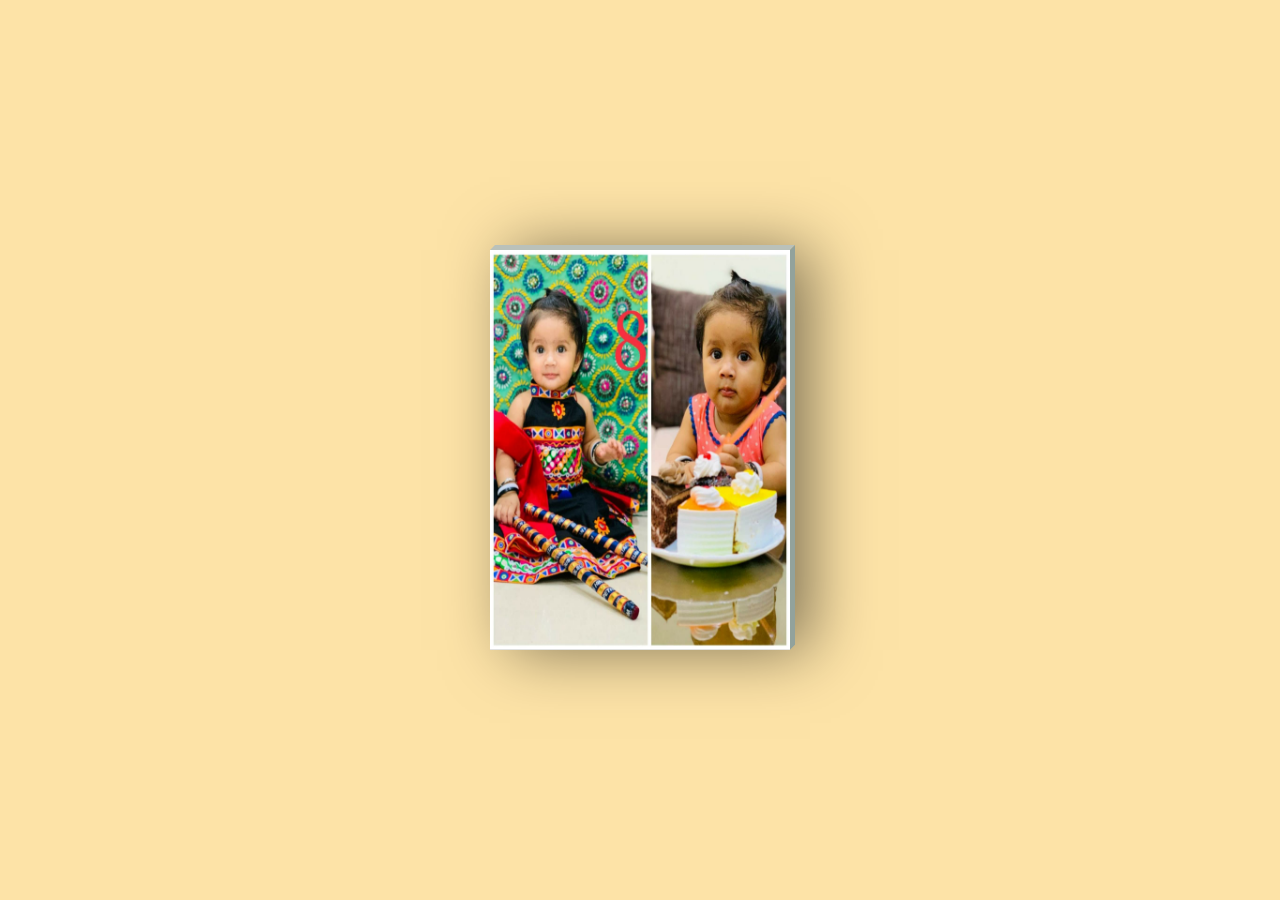
<file: card.html>
<!DOCTYPE html>
<html lang="en">

<head>
    <meta charset="UTF-8">
    <meta name="viewport" content="width=device-width, initial-scale=1.0">
    <meta http-equiv="X-UA-Compatible" content="ie=edge">
    <title>Happy B Poocha</title>
    <style>
        @import url("https://fonts.googleapis.com/css?family=Indie+Flower");
        @import url("https://fonts.googleapis.com/css?family=Amatic+SC");

        body {
            font-family: "Indie Flower", cursive !important;
            background: #fde3a7;
            /*CAPE HONEY*/
            margin: 0px;
            padding: 0px;
        }

        ::selection {
            background: transparent;
        }

        h4 {
            font-size: 26px;
            line-height: 1px;
            font-family: "Amatic SC", cursive !important;
        }

        .color1 {
            color: #1bbc9b;
        }

        /*MOUNTAIN MEADOW*/

        .color2 {
            color: #c0392b;
            /*TALL POPPY*/
        }

        .margin {
            margin-bottom: 30px;
        }

        .card {
            color: #013243;
            /*SHERPA BLUE*/
            position: absolute;
            top: 50%;
            left: 50%;
            width: 300px;
            height: 400px;
            background: #e0e1dc;
            transform-style: preserve-3d;
            transform: translate(-50%, -50%) perspective(2000px);
            box-shadow: inset 300px 0 50px rgba(0, 0, 0, 0.5),
            20px 0 60px rgba(0, 0, 0, 0.5);
            transition: 1s;
        }

        .card:hover {
            transform: translate(-50%, -50%) perspective(2000px) rotate(15deg) scale(1.2);
            box-shadow: inset 20px 0 50px rgba(0, 0, 0, 0.5),
            0 10px 100px rgba(0, 0, 0, 0.5);
        }

        .card:before {
            content: "";
            position: absolute;
            top: -5px;
            left: 0;
            width: 100%;
            height: 5px;
            background: #bac1ba;
            transform-origin: bottom;
            transform: skewX(-45deg);
        }

        .card:after {
            content: "";
            position: absolute;
            top: 0;
            right: -5px;
            width: 5px;
            height: 100%;
            background: #92a29c;
            transform-origin: left;
            transform: skewY(-45deg);
        }

        .card .imgBox {
            width: 100%;
            height: 100%;
            position: relative;
            transform-origin: left;
            transition: 0.7s;
        }

        .card .bark {
            position: absolute;
            background: #e0e1dc;
            width: 100%;
            height: 100%;
            opacity: 0;
            transition: 0.7s;
        }

        .card .imgBox img {
            min-width: 250px;
            max-height: 400px;
        }

        .card:hover .imgBox {
            transform: rotateY(-135deg);
        }

        .card:hover .bark {
            opacity: 1;
            transition: 0.6s;
            box-shadow: 300px 200px 100px rgba(0, 0, 0, 0.4) inset;
        }

        .card .details {
            position: absolute;
            top: 0;
            left: 0;
            box-sizing: border-box;
            padding: 0 0 0 10px;
            z-index: -1;
            margin-top: 10px;
        }

        .card .details p {
            font-size: 14px;
            line-height: 4px;
            transform: rotate(-10deg);
            padding: 0 0 0 20px;
        }

        .card .details h4 {
            text-align: center;
        }

        .text-right {
            text-align: right;
        }
        @media screen and (max-width: 600px){
            .card {
            color: #013243;
            /*SHERPA BLUE*/
            position: absolute;
            top: 50%;
            left: 50%;
            width: 200px;
            height: 350px;
            background: #e0e1dc;
            transform-style: preserve-3d;
            transform: translate(-50%, -50%) perspective(2000px);
            box-shadow: inset 300px 0 50px rgba(0, 0, 0, 0.5),
            20px 0 60px rgba(0, 0, 0, 0.5);
            transition: 1s;
        }
        .card .details p {
            font-size: 11px;
            line-height: 3px;
            transform: rotate(-10deg);
            padding: 0 0 0 20px;
        }
        .card .imgBox img {
            min-width: 150px;
            max-height: 400px;
        }
        }
    </style>
</head>

<body>
    <div class="card">
        <div class="imgBox">
            <div class="bark"></div>
            <img src="src/images/1.jpeg" style="width:100%;height:100%;">
        </div>
        <div class="details">
            <h4 class="color1">Poocha</h4>
            <h4 class="color2 margin">Happiest Bdayyyy</h4>
            <p>🎁 ¡woooo 2nd bdayy!</p>
            <p>how much u have grown in one year</p>
            <p>learnt to walk & talk</p>
            <p>with more to do,be the same </p>
            <p>cheerful dear</p>
            <p>I hope u grow up smart & wise with</p>
            <p>always some innocence to ur eyes..</p>
            <p>Our love for you will grow...</p>
            <p>everyday as you celebrate your</p>
            <p>Birthdays ^ ^</p>
	    <p>Not a single blessing but a</p>
	    <p>but a trillion blessings for u..</p>
            <p>happy bdayy cute rascal 🎁 :)</p>
            <p class="text-right">♥ Ayu</p>
        </div>
    </div>
</body>

</html>
</file>
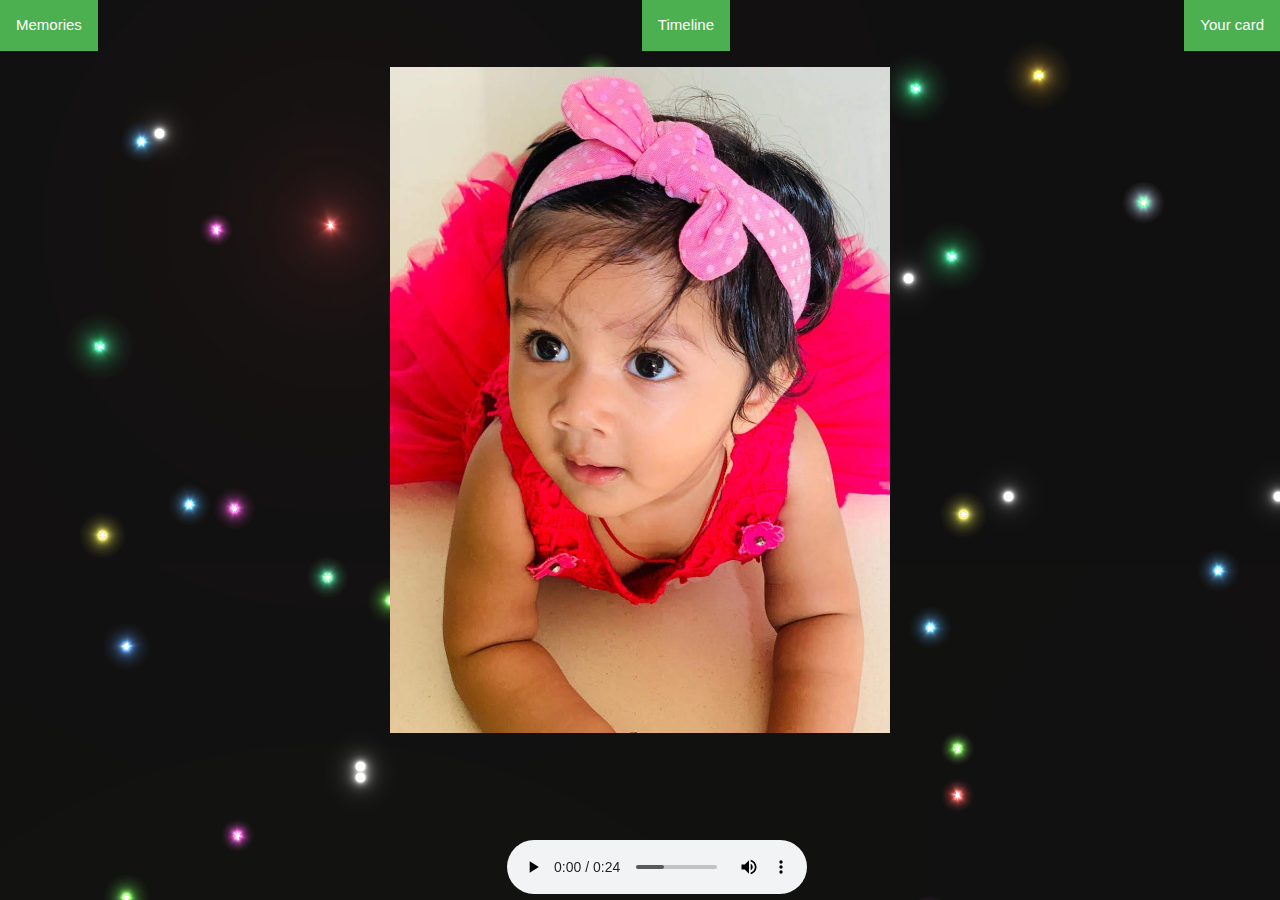
<file: index1.html>
<!DOCTYPE html>
<html>

<head>
<title>bdayy</title>
<meta name="viewport" content="width=device-width, initial-scale=1">
<link rel="shortcut icon" href="favicon.ico">
<link rel="stylesheet" href="https://www.w3schools.com/w3css/4/w3.css">
<style>
    body  {
    background-image: url("src/images/Star-Transparent-PNG.png");
  background-color:#111;
}
.mySlides {display:none;}
ul {
  list-style-type: none;
  margin: 0;
  padding: 0;
  overflow: hidden;
  background-color: transparent;
}

li {
  float: left;
}

li a {
  display: block;
  color: white;
  text-align: center;
  padding: 14px 16px;
  text-decoration: none;
}

li a:hover:not(.active) {
  background-color: #111;
}

.active {
  background-color: #4CAF50;
}
.footer {
  position: fixed;
  left: 0;
  bottom: 0;
  width: 100%;
  background-color:transparent;
  color: white;
  text-align: center;
}
@media screen and (max-width: 600px) {
  ul {
    text-align: center;
  list-style-type: none;
  margin: 0;
  padding: 0;
  overflow: hidden;
  background-color: transparent;
}
}
</style>
</head>

<body>
    <ul>
        <li><a class="active" href="memo.html">Memories</a></li>
        <li><a href=" "></a></li>
        <li><a href=" "></a></li>
        <li><a href=" "></a></li>
        <li><a href=" "></a></li>
        <li><a href=" "></a></li>
        <li><a href=" "></a></li>
        <li><a href=" "></a></li>
        <li><a href=" "></a></li>
        <li><a href=" "></a></li>
        <li><a href=" "></a></li>
        <li><a href=" "></a></li>
        <li><a href=" "></a></li>
        <li><a href=" "></a></li>
        <li><a href=" "></a></li>
        <li><a href=" "></a></li>
        <li><a href=" "></a></li>
        <li><a href=" "></a></li>
        <li><a class="active" href="timeline.html">Timeline</a></li>
        <li style="float:right"><a class="active" href="card.html">Your card</a></li>
      </ul>
<div class="w3-content w3-section" style="max-width:500px",style="max-height:50px;">
  <img class="mySlides" src="src/images/bs.jpeg" style="width:100%">
  <img class="mySlides" src="src/images/1.jpeg" style="width:100%">
  <img class="mySlides" src="src/images/2.jpeg" style="width:100%">
  <img class="mySlides" src="src/images/3.jpeg" style="width:100%">
  <img class="mySlides" src="src/images/4.jpeg" style="width:100%">
  <img class="mySlides" src="src/images/5.jpeg" style="width:100%">
  <img class="mySlides" src="src/images/6.jpeg" style="width:100%">
  <img class="mySlides" src="src/images/7.jpeg" style="width:100%">
  <img class="mySlides" src="src/images/8.jpeg" style="width:100%">
  <img class="mySlides" src="src/images/9.jpeg" style="width:100%">
  <img class="mySlides" src="src/images/10.jpeg" style="width:100%">
  <img class="mySlides" src="src/images/11.jpeg" style="width:100%">
  <img class="mySlides" src="src/images/12.jpeg" style="width:100%">
</div>
<div class="footer">
&nbsp;&nbsp;&nbsp;&nbsp;&nbsp;&nbsp;&nbsp;&nbsp;<audio controls autoplay>
    <source src="h.mp3" type="audio/mpeg">
</audio>
</div>


<script>
var myIndex = 0;
carousel();

function carousel() {
  var i;
  var x = document.getElementsByClassName("mySlides");
  for (i = 0; i < x.length; i++) {
    x[i].style.display = "none";  
  }
  myIndex++;
  if (myIndex > x.length) {myIndex = 1}    
  x[myIndex-1].style.display = "block";  
  setTimeout(carousel, 2000); // Change image every 2 seconds
}
</script>

</body>
</html>
</file>
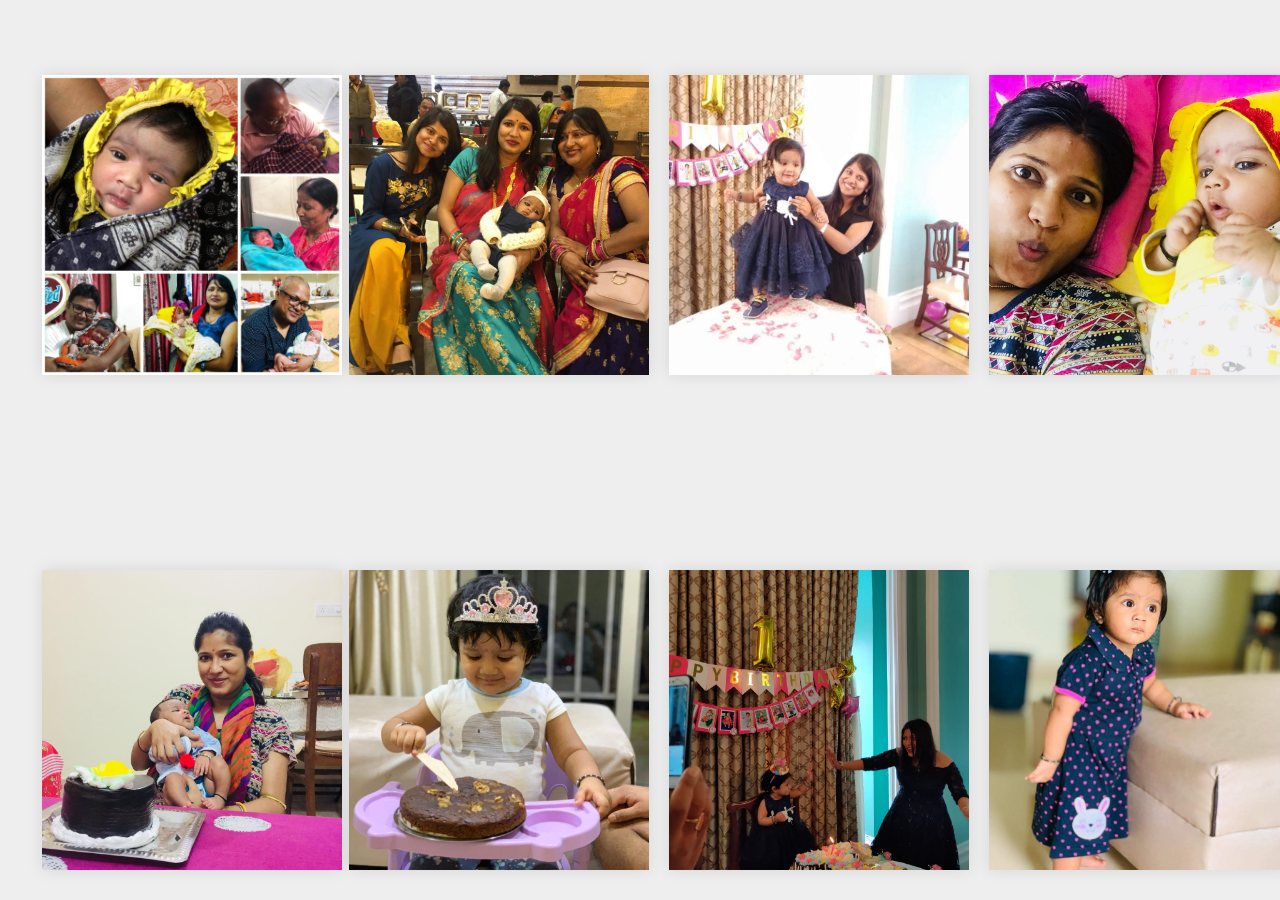
<file: memo.html>
<!DOCTYPE html>
<html lang="en">
<head>
	<meta charset="UTF-8">
	<title>bdayy</title>


	<link rel="stylesheet" href="style.css">

</head>
<body>
	<div class="card">
  <div class="content">
    <div class="front">
      <img src="src/images/111.jpeg" alt="" style="width:100%;height:100%;">
    </div>
    <div class="back">
      <img src="src/images/222.jpeg" alt="" style="width:100%;height:100%;">
    </div>
  </div>
</div>	

<div class="card1">
  <div class="content">
    <div class="front">
      <img src="src/images/333.jpeg" alt="" style="width:100%;height:100%;">
    </div>
    <div class="back">
      <img src="src/images/444.jpeg" alt="" style="width:100%;height:100%;">
    </div>
  </div>
</div>	

<div class="card2">
  <div class="content">
    <div class="front">
      <img src="src/images/555.jpeg" alt="" style="width:100%;height:100%;">
    </div>
    <div class="back">
      <img src="src/images/666.jpeg" alt="" style="width:100%;height:100%;">
    </div>
  </div>
</div>

<div class="card3">
    <div class="content">
      <div class="front">
        <img src="src/images/777.jpeg" alt="" style="width:100%;height:100%;">
      </div>
      <div class="back">
        <img src="src/images/888.jpeg" alt="" style="width:100%;height:100%;">
      </div>
    </div>
  </div>

  <div class="card4">
    <div class="content">
      <div class="front">
        <img src="src/images/999.jpeg" alt="" style="width:100%;height:100%;">
      </div>
      <div class="back">
        <img src="src/images/1010.jpeg" alt="" style="width:100%;height:100%;">
      </div>
    </div>
  </div>

  <div class="card5">
    <div class="content">
      <div class="front">
        <img src="src/images/1111.jpeg" alt="" style="width:100%;height:100%;">
      </div>
      <div class="back">
        <img src="src/images/1212.jpeg" alt="" style="width:100%;height:100%;">
      </div>
    </div>
  </div>

  <div class="card6">
    <div class="content">
      <div class="front">
        <img src="src/images/1313.jpeg" alt="" style="width:100%;height:100%;">
      </div>
      <div class="back">
        <img src="src/images/1414.jpeg" alt="" style="width:100%;height:100%;">
      </div>
    </div>
  </div>

  <div class="card7">
    <div class="content">
      <div class="front">
        <img src="src/images/1515.jpeg" alt="" style="width:100%;height:100%;">
      </div>
      <div class="back">
        <img src="src/images/1616.jpeg" alt="" style="width:100%;height:100%;">
      </div>
    </div>
  </div>
</body>
</html>
</file>
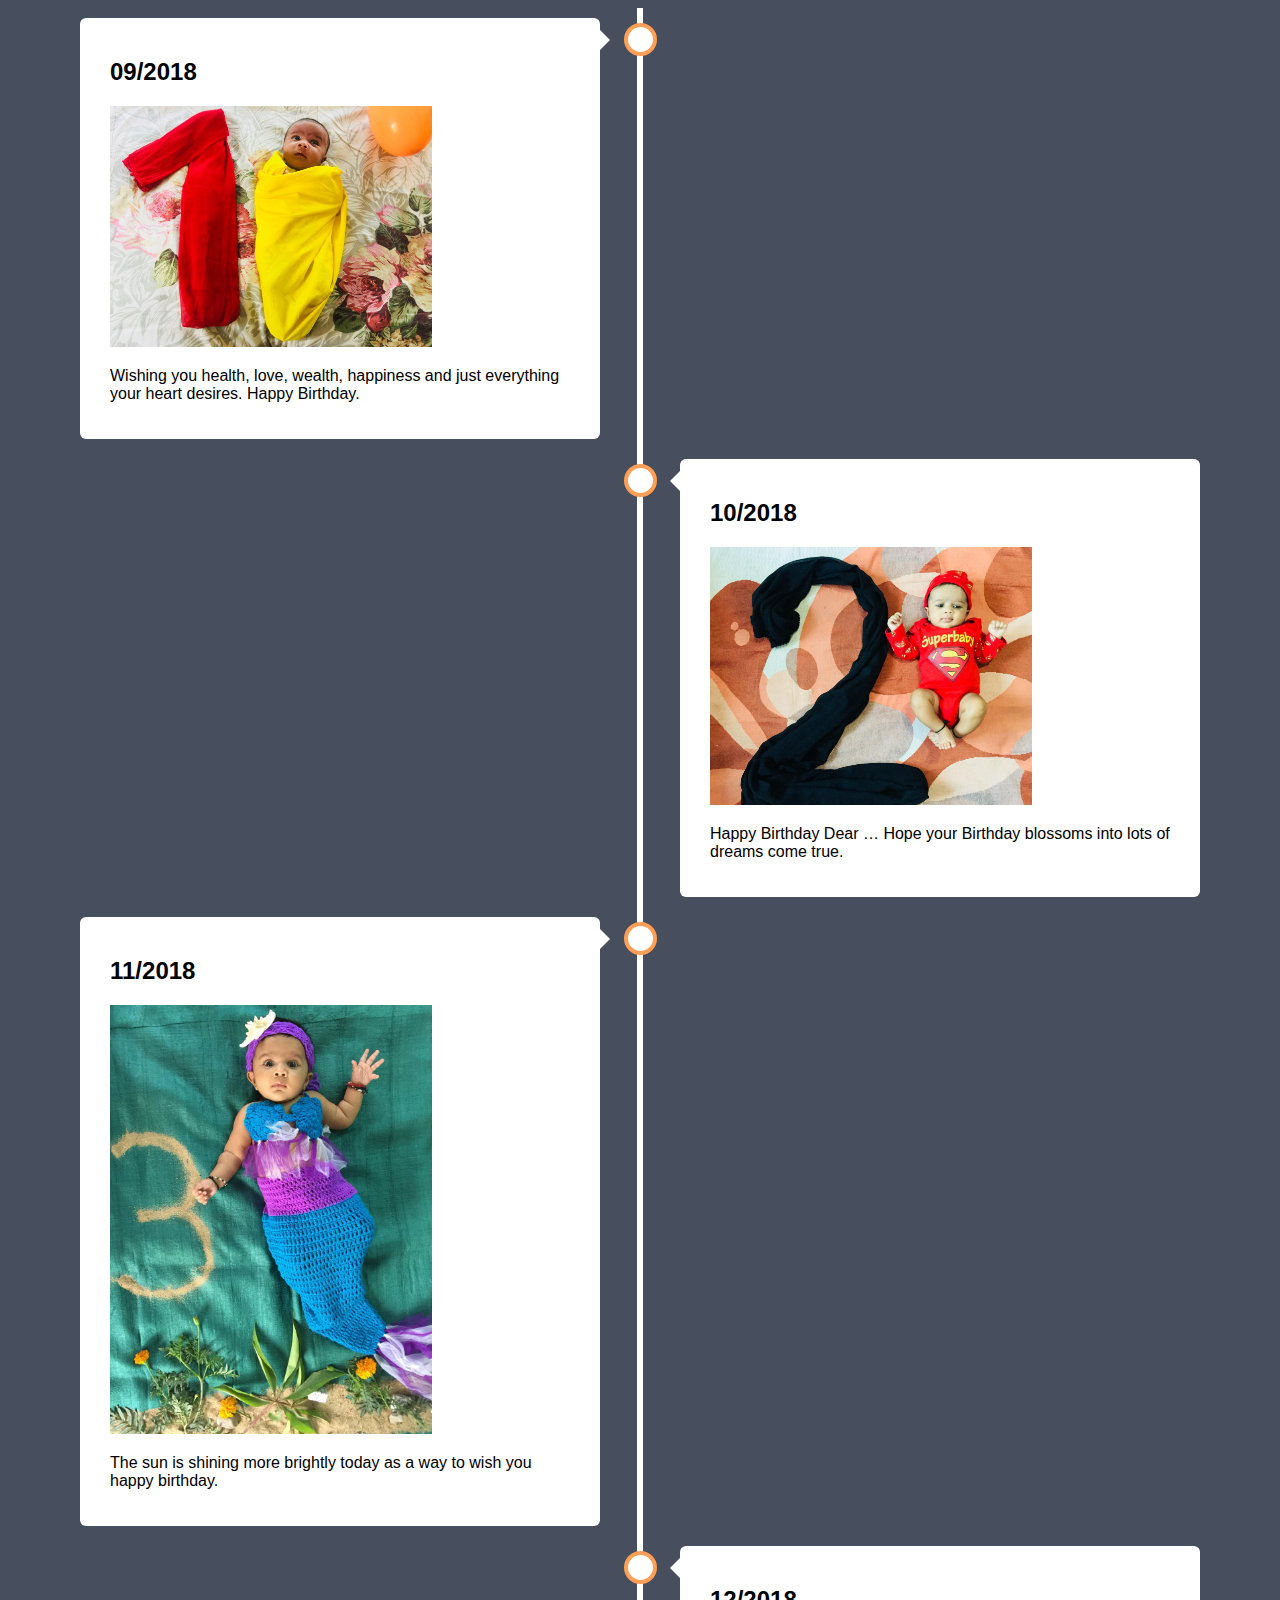
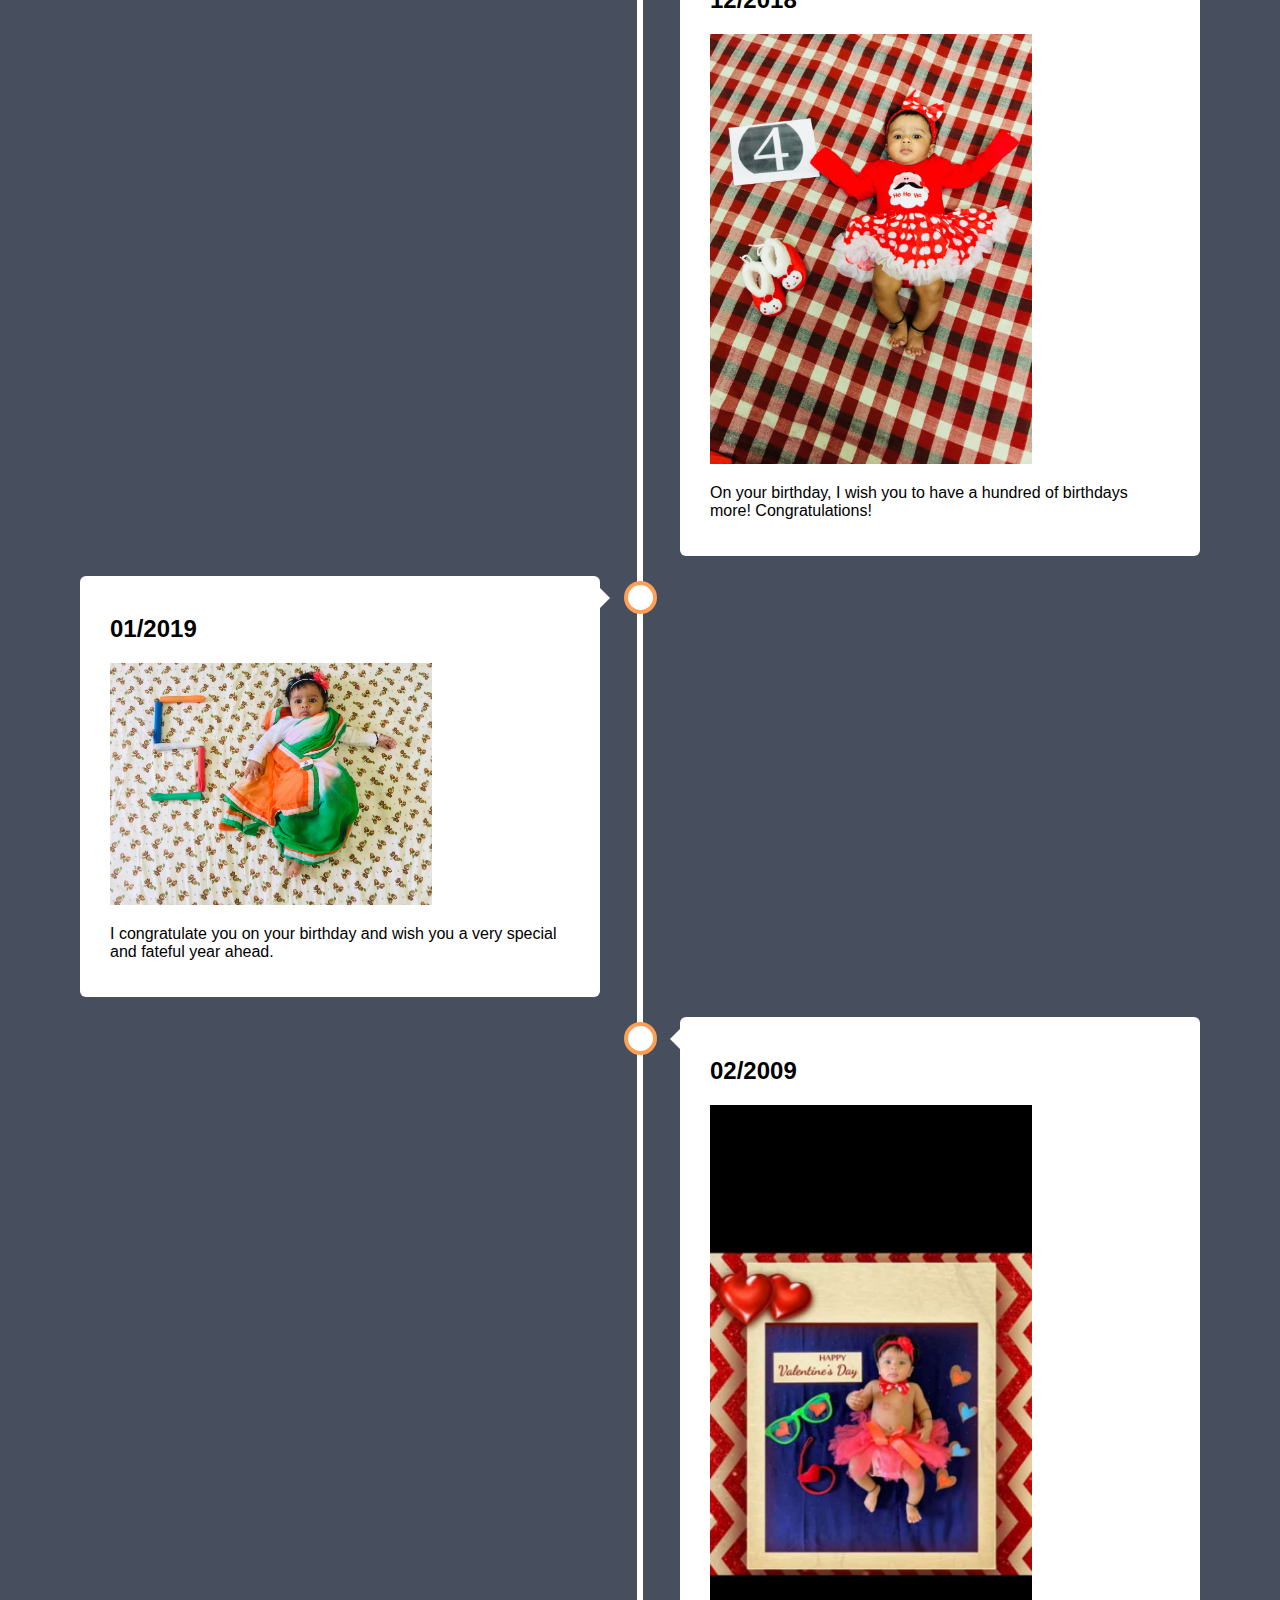
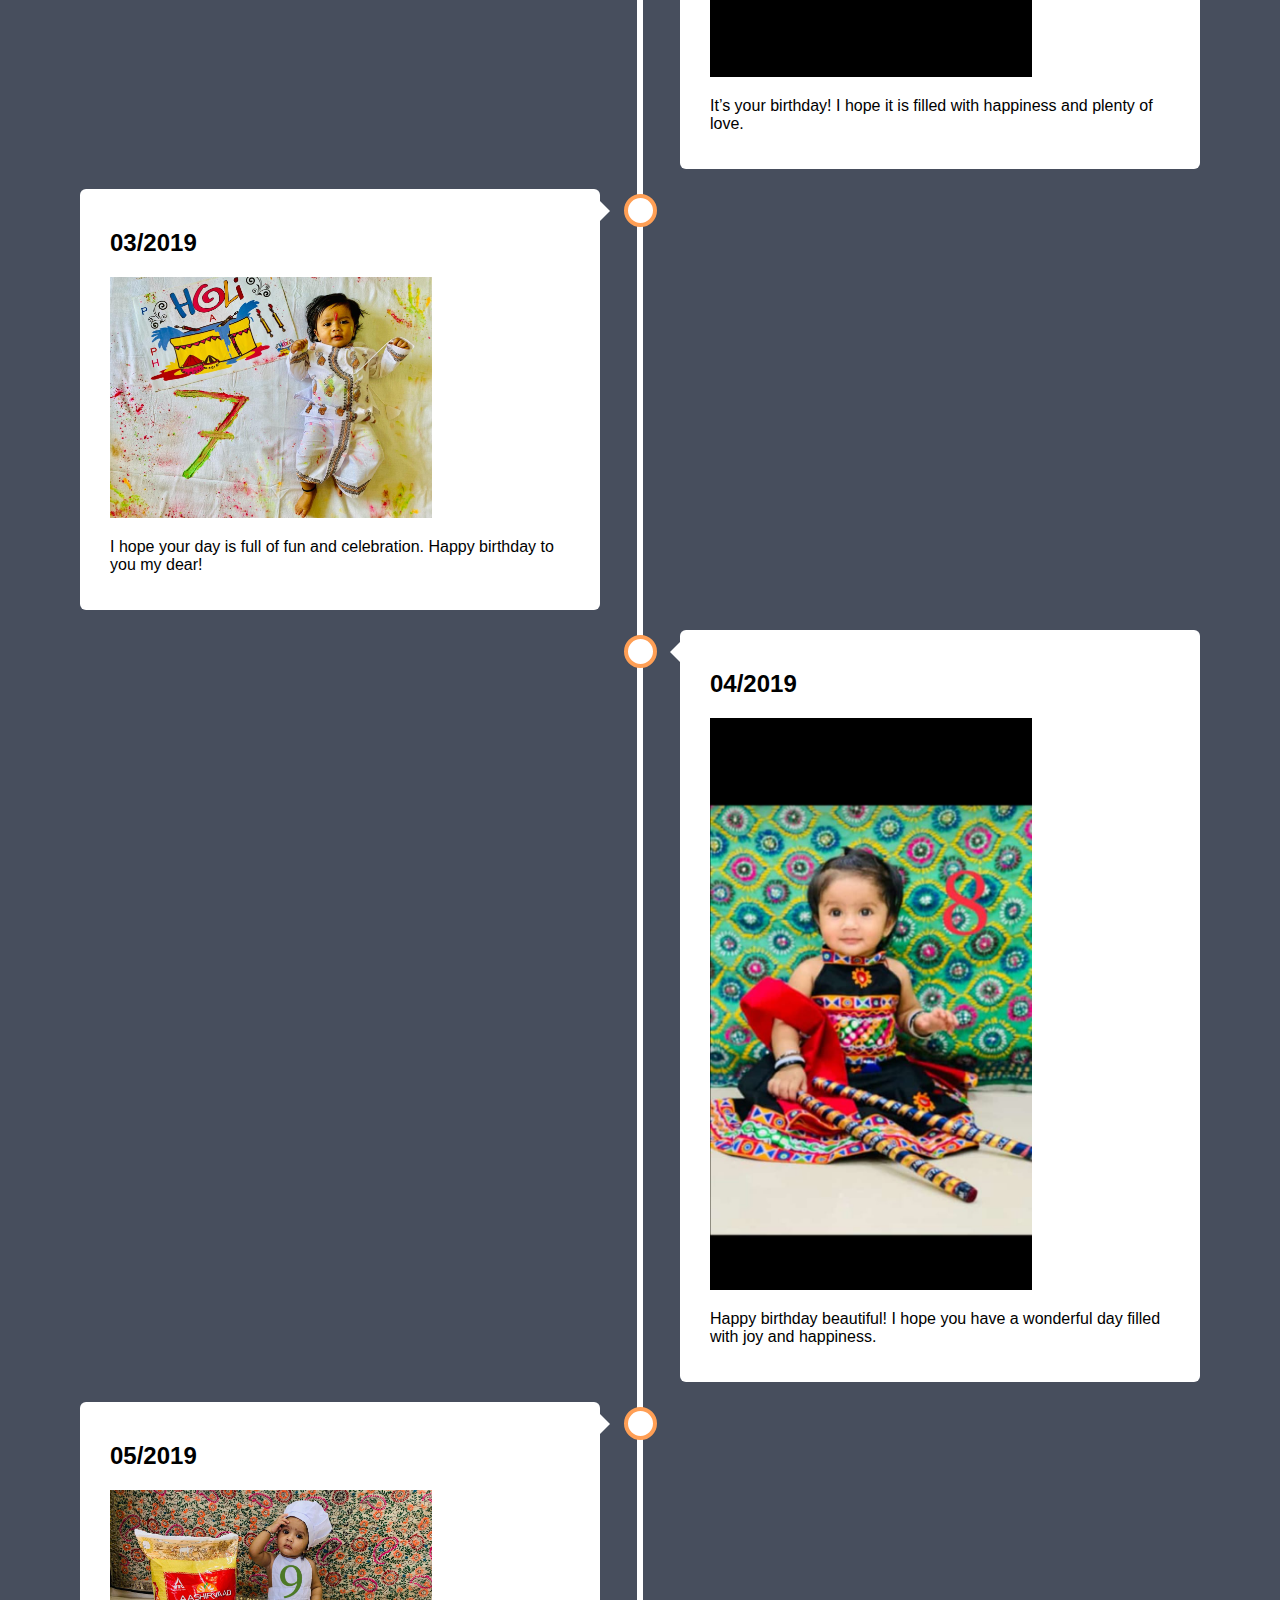
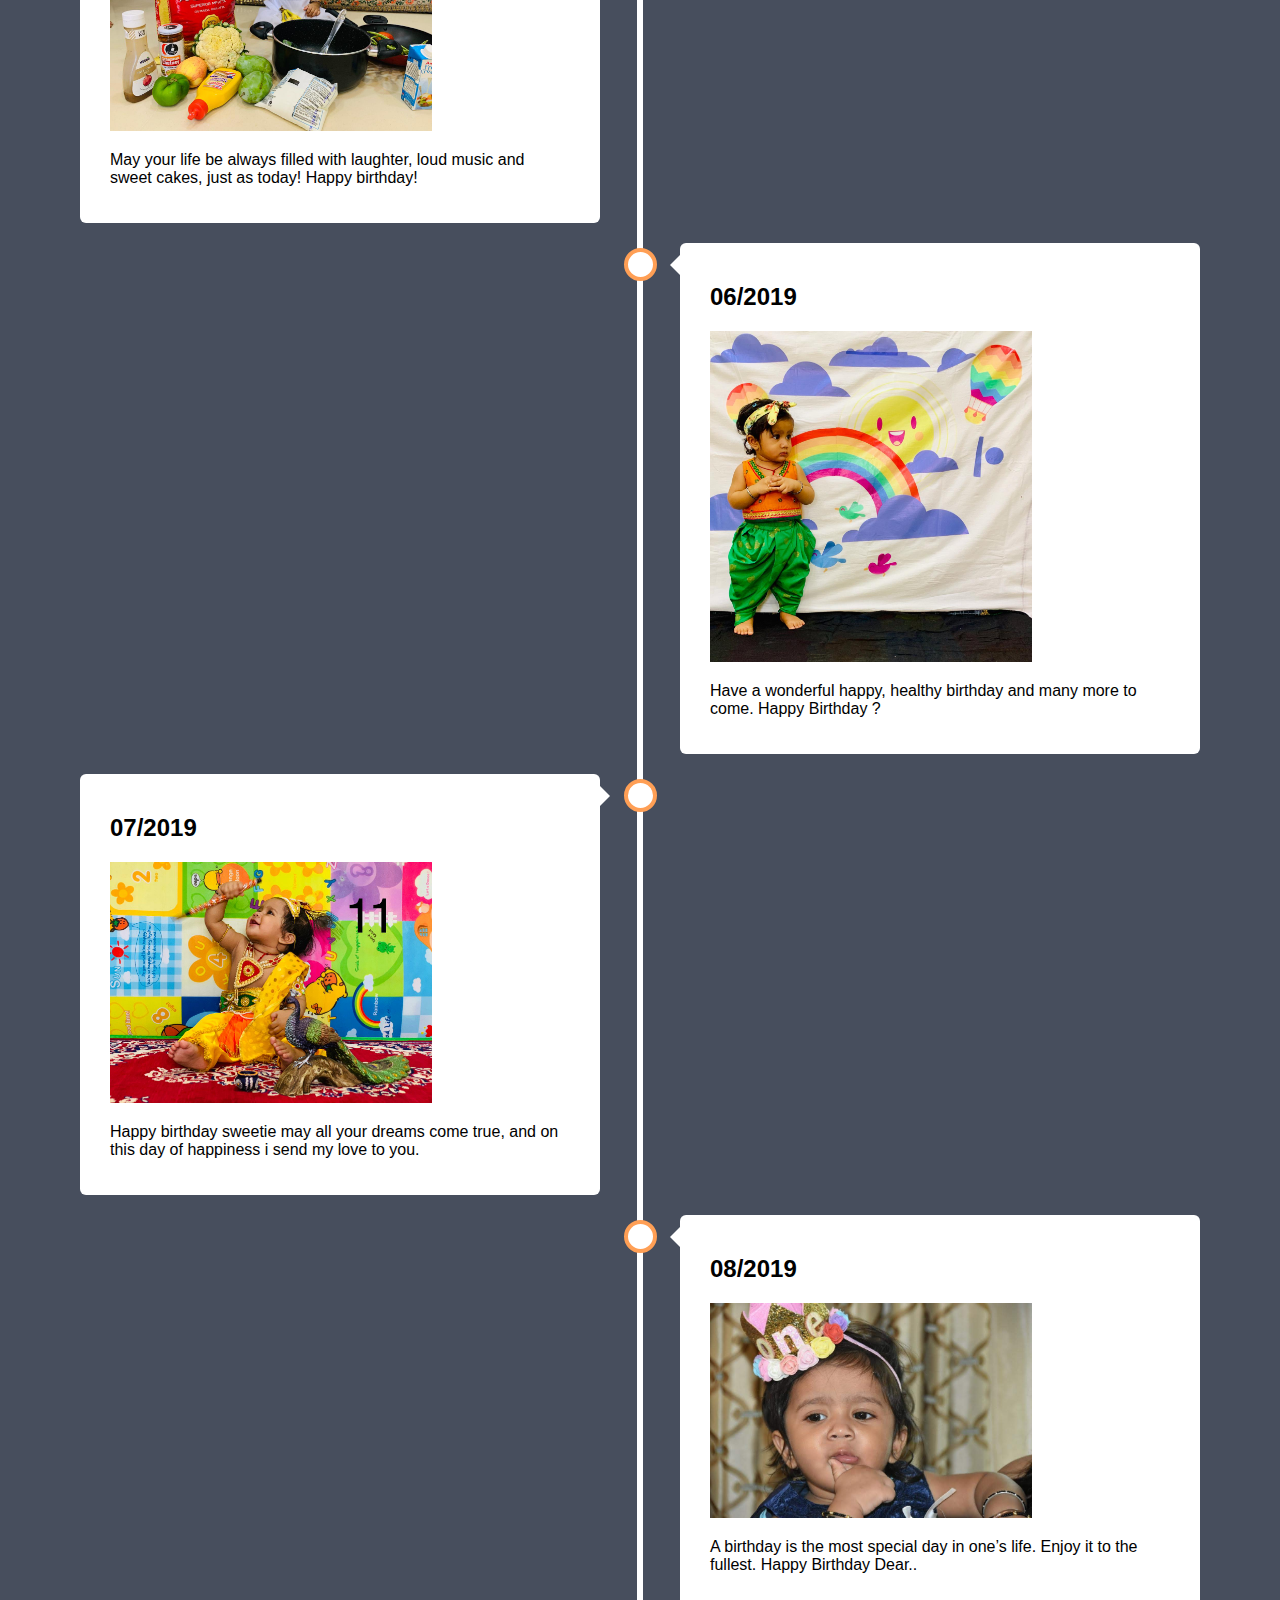
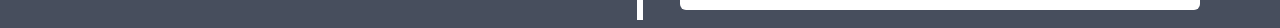
<file: timeline.html>
<!DOCTYPE html>
<html>
<head>
<meta name="viewport" content="width=device-width, initial-scale=1.0">
<style>
* {
  box-sizing: border-box;
}

body {
  background-color: #474e5d;
  font-family: Helvetica, sans-serif;
}

/* The actual timeline (the vertical ruler) */
.timeline {
  position: relative;
  max-width: 1200px;
  margin: 0 auto;
}

/* The actual timeline (the vertical ruler) */
.timeline::after {
  content: '';
  position: absolute;
  width: 6px;
  background-color: white;
  top: 0;
  bottom: 0;
  left: 50%;
  margin-left: -3px;
}

/* Container around content */
.container {
  padding: 10px 40px;
  position: relative;
  background-color: inherit;
  width: 50%;
}

/* The circles on the timeline */
.container::after {
  content: '';
  position: absolute;
  width: 25px;
  height: 25px;
  right: -17px;
  background-color: white;
  border: 4px solid #FF9F55;
  top: 15px;
  border-radius: 50%;
  z-index: 1;
}

/* Place the container to the left */
.left {
  left: 0;
}

/* Place the container to the right */
.right {
  left: 50%;
}

/* Add arrows to the left container (pointing right) */
.left::before {
  content: " ";
  height: 0;
  position: absolute;
  top: 22px;
  width: 0;
  z-index: 1;
  right: 30px;
  border: medium solid white;
  border-width: 10px 0 10px 10px;
  border-color: transparent transparent transparent white;
}

/* Add arrows to the right container (pointing left) */
.right::before {
  content: " ";
  height: 0;
  position: absolute;
  top: 22px;
  width: 0;
  z-index: 1;
  left: 30px;
  border: medium solid white;
  border-width: 10px 10px 10px 0;
  border-color: transparent white transparent transparent;
}

/* Fix the circle for containers on the right side */
.right::after {
  left: -16px;
}

/* The actual content */
.content {
  padding: 20px 30px;
  background-color: white;
  position: relative;
  border-radius: 6px;
}

/* Media queries - Responsive timeline on screens less than 600px wide */
@media screen and (max-width: 600px) {
  /* Place the timelime to the left */
  .timeline::after {
  left: 31px;
  }
  
  /* Full-width containers */
  .container {
  width: 100%;
  padding-left: 70px;
  padding-right: 25px;
  }
  
  /* Make sure that all arrows are pointing leftwards */
  .container::before {
  left: 60px;
  border: medium solid white;
  border-width: 10px 10px 10px 0;
  border-color: transparent white transparent transparent;
  }

  /* Make sure all circles are at the same spot */
  .left::after, .right::after {
  left: 15px;
  }
  
  /* Make all right containers behave like the left ones */
  .right {
  left: 0%;
  }
}
</style>
</head>
<body>

<div class="timeline">
  <div class="container left">
    <div class="content">
      <h2>09/2018</h2>
      <img src="src/images/a.jpeg" alt="" style="width:70%"/>
      <p>Wishing you health, love, wealth, happiness and just everything your heart desires. Happy Birthday.</p>
    </div>
  </div>
  <div class="container right">
    <div class="content">
      <h2>10/2018</h2>
      <img src="src/images/b.jpeg" alt="" style="width:70%"/>
      <p>Happy Birthday Dear … Hope your Birthday blossoms into lots of dreams come true.</p>    
    </div>
  </div>
  <div class="container left">
    <div class="content">
      <h2>11/2018</h2>
      <img src="src/images/c.jpeg" alt="" style="width:70%"/>
      <p>The sun is shining more brightly today as a way to wish you happy birthday.</p>    
    </div>
  </div>
  <div class="container right">
    <div class="content">
      <h2>12/2018</h2>
      <img src="src/images/d.jpeg" alt="" style="width:70%"/>
      <p>On your birthday, I wish you to have a hundred of birthdays more! Congratulations!</p>    
    </div>
  </div>
  <div class="container left">
    <div class="content">
      <h2>01/2019</h2>
      <img src="src/images/e.jpeg" alt="" style="width:70%"/>
      <p>I congratulate you on your birthday and wish you a very special and fateful year ahead.</p>    
    </div>
  </div>
  <div class="container right">
    <div class="content">
      <h2>02/2009</h2>
      <img src="src/images/f.jpeg" alt="" style="width:70%"/>
      <p>It’s your birthday! I hope it is filled with happiness and plenty of love.</p>    
    </div>
  </div>
  <div class="container left">
    <div class="content">
      <h2>03/2019</h2>
      <img src="src/images/g.jpeg" alt="" style="width:70%"/>
      <p>I hope your day is full of fun and celebration. Happy birthday to you my dear!</p>    
    </div>
  </div>
  <div class="container right">
    <div class="content">
      <h2>04/2019</h2>
      <img src="src/images/h.jpeg" alt="" style="width:70%"/>
      <p>Happy birthday beautiful! I hope you have a wonderful day filled with joy and happiness.</p>    
    </div>
  </div>
  <div class="container left">
    <div class="content">
      <h2>05/2019</h2>
      <img src="src/images/ii.jpeg" alt="" style="width:70%"/>
      <p>May your life be always filled with laughter, loud music and sweet cakes, just as today! Happy birthday!</p>    
    </div>
  </div>
  <div class="container right">
    <div class="content">
      <h2>06/2019</h2>
      <img src="src/images/j.jpeg" alt="" style="width:70%"/>
      <p>Have a wonderful happy, healthy birthday and many more to come. Happy Birthday ?</p>    
    </div>
  </div>
  <div class="container left">
    <div class="content">
      <h2>07/2019</h2>
      <img src="src/images/k.jpeg" alt="" style="width:70%"/>
      <p>Happy birthday sweetie may all your dreams come true, and on this day of happiness i send my love to you.</p>    
    </div>
  </div>
  <div class="container right">
    <div class="content">
      <h2>08/2019</h2>
      <img src="src/images/l.jpeg" alt="" style="width:70%"/>
      <p>A birthday is the most special day in one’s life. Enjoy it to the fullest. Happy Birthday Dear..</p>    
    </div>
  </div>
</div>

</body>
</html>
</file>
<file: src/css/index.css>
@import url('https://fonts.googleapis.com/css?family=Carter+One');


*{
	box-sizing: border-box;
}

body, html{
	margin:0;
	padding:0;
	height:100%;
	font-family: "carter one",sans-serif;
	font-weight: bold!important;
}

.first--slide{
	position: relative;
	width:100%;
	height:100%;
	background:url(../images/bs.jpeg) no-repeat center center fixed; 
    -webkit-background-size: cover;
    -moz-background-size: cover;
    -o-background-size: cover;
    background-size: cover;
	color:#d8d0be;
	text-transform: uppercase;
	font-weight: 700;
	overflow: hidden;
}

.first--slide::before{
	content:"";
	position: absolute;
	width:0%;
	height: 100%;
	left:0;
	right:0;
	background:#fcbb5e;
	z-index: 3;
	animation:firstSlideRemove 500ms ease 6s 1 forwards;
}

@keyframes firstSlideRemove{
	from{
		width:0%;
	}
	to{
		width:100%;
	}
}

.slide--content{
	overflow: hidden;
	text-align: center;
	padding:4em;
	position: absolute;
	width:auto;
	height: auto;
	left:50%;
	top:45%;
	transform:translate(-50%,-45%);
	animation:firstSlideOver 500ms ease 2000ms 1  forwards;
}

.first--slide .slide--content h1{
	position: relative;
	animation: firstSlideTextOne 500ms ease 0s 1 forwards;
	font-size: 6em;
	margin:0;
	line-height: 1.2em;
    opacity: 0;
    color: black;
	transform: scale(0) rotate(-45deg);
}

.first--slide .slide--content h2{
	position: relative;
	color:#030303;
	font-size:4em;
	line-height: 1em;
	margin:0;
	top:-1.6em;
	opacity: 0;
	animation:  firstSlideTextTwo 500ms ease 350ms 1 forwards;
}

.first--slide span{
	display: inline-block;
	position: absolute;
	background: #bc835f;
}

.first--slide span.top{
	left:0;
	top:0;
	width:0px;
	height:2px;
	animation:firstSlideBorderOne 300ms ease 650ms 1 forwards;
}

.first--slide span.right{
	right:0;
	top:0;
	width:2px;
	height: 0;
	animation:firstSlideBorderTwo 300ms ease 950ms 1 forwards;
}

.first--slide span.bottom{
	right:0;
	bottom:0;
	width:0px;
	height: 2px;
	animation:firstSlideBorderOne 300ms ease 1250ms 1 forwards;
}

.first--slide span.left{
	left:0;
	bottom:0;
	height: 0;
	width: 2px;
	animation:firstSlideBorderTwo 300ms ease 1550ms 1 forwards;
}

.slide--content::after{
	content:"";
	position: absolute;
	width:175px;
	height: 175px;
	border-radius: 50%;
	background:transparent;
	z-index: -1;
	left:-75px;
	top:-75px;
	transform:scale(0);
	animation: firstSlideOverlayOne 300ms ease 1850ms 1 forwards,
	firstSlideOverlayTwo 500ms ease 2150ms 1 forwards;
}

@keyframes firstSlideTextOne{
	from{
		opacity: 0;
		transform:scale(0) rotate(-45deg);
	}
	to{
		opacity: 1;
		transform:scale(1) rotate(0deg);
	}
}

@keyframes firstSlideTextTwo{
	from{
		opacity: 0;
		top: -1.6em;
	}
	to{
		opacity: 1;
		top: 0em;
	}
}

@keyframes firstSlideBorderOne{
	from{
		width: 0px;
	}
	to{
		width: 100%;
	}
}

@keyframes firstSlideBorderTwo{
	from{
		height: 0;
	}
	to{
		height: 100%;
	}
}

@keyframes firstSlideOver{
	from{
		opacity: 1;
		transform:translate(-50%,-45%) rotate(0deg); 
	}
	to{
		opacity: 0;
		transform:translate(-50%,-45%) rotate(-90deg); 
	}
}

@keyframes firstSlideOverlayOne{
	from{
		transform: scale(0);
	}
	to{
		transform: scale(1);
	}
}

@keyframes firstSlideOverlayOne{
	from{
		transform: scale(1);
	}
	to{
		transform: scale(8);
	}
}

/*SECOND SLIDE ANIMATION*/

.slide--content--one{
	position: absolute;
	text-align: center;
	width:100%;
	height: auto;
	top:50%;
	transform:translateY(-50%);
	letter-spacing: 0.1em;
	animation:secondSlideMoveUp 300ms ease 750ms 1 forwards,
	secondSlideOver 1s ease 2.5s 1 forwards ;
}

@keyframes secondSlideOver{
	from{
		transform:translateY(-50%) rotate(0deg);
		left:0;
		opacity: 1;
	}
	to{
		transform: translateY(-50%) rotate(90deg);
		left:50%;
		opacity: 0;
	}
}

.slide--content--one h1 , 
.slide--content--one h2{
	position: relative;
	line-height: 1em;
    margin:0;
    color: black;
} 

.slide--content--one h1.first{
	font-size: 6em;
	opacity: 0;
    transform:rotate(-180deg) scale(0);
    color: black;
	animation:secondSlideTextOne 500ms ease 0s 1 forwards;
}

.slide--content--one h2.first{
	font-size: 5em;
	transform: scale(0);
    opacity: 0;
    color: black;
	animation:secondSlideTextTwo 300ms ease 490ms 1 forwards;
}

.slide--content--one h2.second{
	font-size: 5em;
	transform: scale(0);
    opacity: 0;
    color: black;
	animation:secondSlideTextThree 200ms ease 1000ms 1 forwards;
}

.slide--content--one h1.second{
	top:3em;
	color:#fcbb5e;
	font-size: 6em;
    opacity: 0;
    color: black;
	animation: secondSlideTextFour 300ms ease 1200ms 1 forwards;
}

.circle--stuff{
	position: absolute;
	width:700px;
	height: 700px;
	border-radius: 50%;
	top:50%;
	left:50%;
	transform:translate(-50%,-50%);
}

.circle--stuff svg{
	position: absolute;
	left:0;
	right:0;
	margin:auto;
	opacity: 0;
	top:8em;
	animation:secondSlideSVG 500ms ease 1400ms 1 forwards;
}


@keyframes secondSlideSVG{
	from{
		opacity: 0;
	}	
	to{
		opacity: 1;
	}
}

@keyframes secondSlideTextOne{
	from{
		opacity: 0;
		transform:rotate(-180deg) scale(0);
	}
	to{
		opacity: 1;
		transform:rotate(0deg) scale(1);
	}
}

@keyframes secondSlideTextTwo{
	0%{
		transform: scale(0);
		opacity: 0;
	}
	70%{
		transform: scale(1.2);
		opacity: 1;
	}
	100%{
		transform: scale(1);
		opacity: 1;
	}
}

@keyframes secondSlideMoveUp{
	from{
		top:50%;
		transform:translateY(-50%);
	}
	to{
		top:40%;
		transform:translateY(-40%);
	}
}

@keyframes secondSlideTextThree{
	from{
		transform: scale(0);
		opacity: 0;
	}
	to{
		transform: scale(1);
		opacity: 1;
	}
}

@keyframes secondSlideTextFour{
	from{
		opacity: 0;
		transform: scale(0);
		top: 3em;
	}
	to{
		opacity: 1;
		transform: scale(1);
		top: 0em;
	}
}


/*second slide canvas container*/

.second--canvas{
	position: relative;
	width:100%;
	height: 100%;
	overflow: hidden;
}

.second--canvas::before , 
.second--canvas::after{
	content:"";
	position: absolute;
	width:0;
	height: 100%;
	left:0;
	top:0;
	z-index: -1;
	animation:secondCanvasIntro 500ms ease 0s 1 forwards;
}

.second--canvas::before{
	background: #e97e23;
}

.second--canvas::after{
	background:#ff1f64;
	animation-delay: 500ms;
}

.second--canvas .content{
	position: relative;
	width:100%;
	text-align: center;
	height: auto;
	top:40%;
	transform: translateY(-40%);
	text-transform: uppercase;
	letter-spacing: 0.1em;
	font-size:5em;
	color:#fff;
}

.second--canvas .content h2{
	position: relative;
	margin:0;
}

.second--canvas .content h2:nth-child(1){
	transform:rotate(-90deg);
	left:-2em;
	top:-1em;
	opacity: 0;
	animation:secondCanvasTextOne 500ms ease 1s 1 forwards
}

.second--canvas .content h2:nth-child(2){
	transform:translateX(5em);
	opacity: 0;
	animation:secondCanvasTextTwo 500ms ease 1.5s 1 forwards
}

.second--canvas .content h2:nth-child(3){
	transform:rotate(90deg);
	top:1em;
	left:-2em;
	opacity: 0;
	animation:secondCanvasTextThree 500ms ease 2s 1 forwards
}

.canvas--remove{
	position: absolute;
	width:100%;
	height: 0%;
	left:0;
	bottom:0;
	background: #fff;
	z-index: 2;
	animation:canvasRemove 500ms ease 3s 1 forwards;
}

@keyframes canvasRemove{
	from{
		height: 0%;
	}
	to{
		height: 100%;
	}
}

@keyframes secondCanvasIntro{
	from{
		width:0;
	}
	to{
		width:100%;
	}
}

@keyframes secondCanvasTextOne{
	from{
		transform:rotate(-90deg);
		left:-2em;
		top:-1em;
		opacity: 0;
	}
	to{
		transform:rotate(0deg);
		left:0;
		top:0;
		opacity:1
	}
}

@keyframes secondCanvasTextThree{
	from{
		transform:rotate(90deg);
		top:1em;
		left:-2em;
		opacity: 0;
	}
	to{
		transform:rotate(0deg);
		top:0em;
		left:0em;
		opacity: 1;
	}
}

@keyframes secondCanvasTextTwo{
	from{
		transform:translateX(5em);
		opacity: 0;
	}
	to{
		transform:translateX(0);
		opacity: 1
	}
}

/*third canvas*/

.third--canvas{
	position: relative;
	width:100%;
	height: 100%;
	overflow: hidden;
	background:transparent;
}

.star--bg{
	width:100%;
	height:100%;
	position: absolute;
	left:0;
	top:0;
	background:url("../images/Star-Transparent-PNG.png") center / cover repeat;
	opacity: 0;
	animation:thirdCanvasBackground 500ms ease 3s 1 forwards;
}

.star--bg img{
	position: absolute;
	width:auto;
	height:auto;
	top:1em;
	animation:thirdCanvasBanner 500ms ease 3.5s 1 forwards;
	opacity: 0;
}

.star--bg img#b1{
	transform:rotate(-15deg);
	left:0;
}

.star--bg img#b2{
	transform:rotate(15deg);
	right:0;
}

@keyframes thirdCanvasBanner{
	from{
		opacity: 0;
	}
	to{
		opacity: 1;
	}
}

@keyframes thirdCanvasBackground{
	from{
		opacity: 0;

	}
	to{
		opacity: 1;
		
	}
}


.third--canvas::before,
.third--canvas::after{
	content:"";
	position: absolute;
	width:100%;
	height: 0;
	bottom:0;
	left:0;
	z-index: -1;
	animation:thirdCanvasIntro 500ms ease 0s 1 forwards;
}

.third--canvas::before{
	background:#f09e40;
	animation-delay: 200ms
}

.third--canvas::after{
	background:#1080f2;
	animation-delay:700ms;
}


@keyframes thirdCanvasIntro{
	from{
		height: 0%;
	}
	to{
		height: 100%;
	}
}

.third--canvas .center--line{
	position: absolute;
	width:0%;
	height:5px;
	background:#fff;
	top:0;
	bottom:0;
	margin:auto;
	left:0;
	animation:thirdCanvasCenterLine 500ms ease 1s 1 forwards,
	thirdCanvasCenterLineOne 500ms ease 1.5s 1 forwards;
}

.third--canvas .center--line img{
	position: absolute;
	width:auto;
	height:auto;
	top:50%;
	transform:translateY(-50%) scale(0);
	opacity: 0;
	animation:thirdCanvasBalloons 500ms ease 2s 1 forwards;
}

.third--canvas .center--line img#bl--left{
	left:2em;
}

.third--canvas .center--line img#bl--right{
	right:2em;
	animation-delay: 2.5s;
}

.third--canvas .center--line h1{
	position: absolute;
	width:auto;
	height:auto;
	left:50%;
	top:50%;
	transform:translate(-50%,-50%);
	color:#1080f2;
	text-transform: uppercase;
	margin:0;
	font-size:5em;
}

.third--canvas .center--line h1 > span{
	position: relative;
	top:2em;
	opacity: 0;
	animation:thirdCanvasLastText 100ms ease 3s 1 forwards;
}

.third--canvas .center--line h1 > span:nth-child(1){
	animation-delay: 3s;
}

.third--canvas .center--line h1 > span:nth-child(2){
	animation-delay: 3100ms;
}

.third--canvas .center--line h1 > span:nth-child(3){
	animation-delay: 3200ms;
}

.third--canvas .center--line h1 > span:nth-child(4){
	animation-delay: 3300ms;
}

.third--canvas .center--line h1 > span:nth-child(5){
	animation-delay: 3400ms;
}

.third--canvas .center--line h1 > span:nth-child(6){
	animation-delay: 3500ms;
}

.third--canvas .center--line h1 > span:nth-child(7){
	animation-delay: 3600ms;
}

.third--canvas .center--line h1 > span:nth-child(8){
	animation-delay: 3700ms;
}

.third--canvas .center--line h1 > span:nth-child(9){
	animation-delay: 3800ms;
}

.third--canvas .center--line h1 > span:nth-child(10){
	animation-delay: 3900ms;
}

.third--canvas .center--line h1 > span:nth-child(11){
	animation-delay: 4000ms;
}

.third--canvas .center--line h1 > span:nth-child(12){
	animation-delay: 4100ms;
}

.third--canvas .center--line h1 > span:nth-child(13){
	animation-delay: 4200ms;
}

.third--canvas > img{
	position: absolute;
	width:auto;
	height:auto;
	bottom:1em;
	transform: scale(0);
	animation: giftIcon 500ms ease 4300ms 1 forwards;
}

.third--canvas > img#gf1{
	left:5%;
}

.third--canvas > img#gf2{
	left:15%;
	bottom:2em;
	animation-delay: 4800ms;
}

.third--canvas > img#gf3{
	left:25%;
	animation-delay: 5300ms;
}
.third--canvas > img#gf4{
    left:42%;
    bottom:28em;
	animation-delay: 5400ms;
}


@keyframes giftIcon{
	from{
		transform:scale(0);
	}
	to{
		transform:scale(1);
	}
}

@keyframes thirdCanvasLastText{
	from{
		opacity: 0;
		top:2em;
	}
	to{
		opacity: 1;
		top:0;
	}
}

@keyframes thirdCanvasBalloons{
	from{
		opacity: 0;
		transform:scale(0) translateY(-50%);
	}
	to{
		opacity: 1;
		transform:scale(1) translateY(-50%);
	}
}

@keyframes thirdCanvasCenterLine{
	from{
		width:0
	}
	to{
		width:100%;
	}
}

@keyframes thirdCanvasCenterLineOne{
	from{
		height:5px;
	}
	to{
		height:200px;
	}
}

@media screen and (max-width: 600px){
	.second--canvas .content{
		position: relative;
		width:100%;
		text-align: center;
		height: auto;
		top:40%;
		transform: translateY(-40%);
		text-transform: uppercase;
		letter-spacing: 0.1em;
		font-size:2em;
		color:#fff;
	}
	.third--canvas .center--line h1{
		position: absolute;
		width:auto;
		height:auto;
		left:50%;
		top:50%;
		transform:translate(-50%,-50%);
		color:#1080f2;
		text-transform: uppercase;
		margin:0;
		font-size:3em;
	}
	.third--canvas .center--line{
		position: absolute;
		width:0%;
		height:3px;
		background:#fff;
		top:0;
		bottom:0;
		margin:auto;
		left:0;
		animation:thirdCanvasCenterLine 500ms ease 1s 1 forwards,
		thirdCanvasCenterLineOne 500ms ease 1.5s 1 forwards;
	}
	.third--canvas .center--line img{
		position: absolute;
		width:50px;
		height:50px;
		top:50%;
		transform:translateY(-50%) scale(0);
		opacity: 0;
		animation:thirdCanvasBalloons 500ms ease 2s 1 forwards;
	}
}
</file>
<file: style.css>
body {
    background: #eee;
    font-family: 'Lily Script One';
  }
  img{
    object-fit: cover;
  }
  .card {
    position: absolute;
    top: 25%;
    left: 15%;
    width: 300px;
    height: 300px;
    margin: -150px;
    float: left;
    perspective: 500px;
  }
  .card1 {
    position: absolute;
    top: 25%;
    left: 39%;
    width: 300px;
    height: 300px;
    margin: -150px;
    float: left;
    perspective: 500px;
  }
  .card2 {
    position: absolute;
    top: 25%;
    left: 64%;
    width: 300px;
    height: 300px;
    margin: -150px;
    float: left;
    perspective: 500px;
  }
  .card3 {
    position: absolute;
    top: 25%;
    left: 89%;
    width: 300px;
    height: 300px;
    margin: -150px;
    float: left;
    perspective: 500px;
  }
  .card4 {
    position: absolute;
    top: 80%;
    left: 15%;
    width: 300px;
    height: 300px;
    margin: -150px;
    float: left;
    perspective: 500px;
  }
  .card5 {
    position: absolute;
    top: 80%;
    left: 39%;
    width: 300px;
    height: 300px;
    margin: -150px;
    float: left;
    perspective: 500px;
  }
  .card6 {
    position: absolute;
    top: 80%;
    left: 64%;
    width: 300px;
    height: 300px;
    margin: -150px;
    float: left;
    perspective: 500px;
  }
  .card7 {
    position: absolute;
    top: 80%;
    left: 89%;
    width: 300px;
    height: 300px;
    margin: -150px;
    float: left;
    perspective: 500px;
  }
  .content {
    position: absolute;
    width: 100%;
    height: 100%;
    box-shadow: 0 0 15px rgba(0,0,0,0.1);
    font-family: arial;
    transition: transform 1s;
    transform-style: preserve-3d;
  }
  .card:hover .content {
    transform: rotateY( 180deg ) ;
    transition: transform 0.5s;
  }
  .card1:hover .content {
    transform: rotateY( 180deg ) ;
    transition: transform 0.5s;
  }
  .card2:hover .content {
    transform: rotateY( 180deg ) ;
    transition: transform 0.5s;
  }
  .card3:hover .content {
    transform: rotateY( 180deg ) ;
    transition: transform 0.5s;
  }
  .card4:hover .content {
    transform: rotateY( 180deg ) ;
    transition: transform 0.5s;
  }
  .card5:hover .content {
    transform: rotateY( 180deg ) ;
    transition: transform 0.5s;
  }
  .card6:hover .content {
    transform: rotateY( 180deg ) ;
    transition: transform 0.5s;
  }
  .card7:hover .content {
    transform: rotateY( 180deg ) ;
    transition: transform 0.5s;
  }
  .front,
  .back {
    position: absolute;
    height: 300px;
    width: 100%;
    background: #545b7e;
    color: #cce9fa;
    text-align: center;
    border-radius: 5px;
    backface-visibility: hidden;
  }
  p{
    padding: 5px;
    font-weight: 500;
  }
  .back {
    background: #d9a0a0; 
    color: #f8ecec;
    transform: rotateY( 180deg );
  }
</file>
